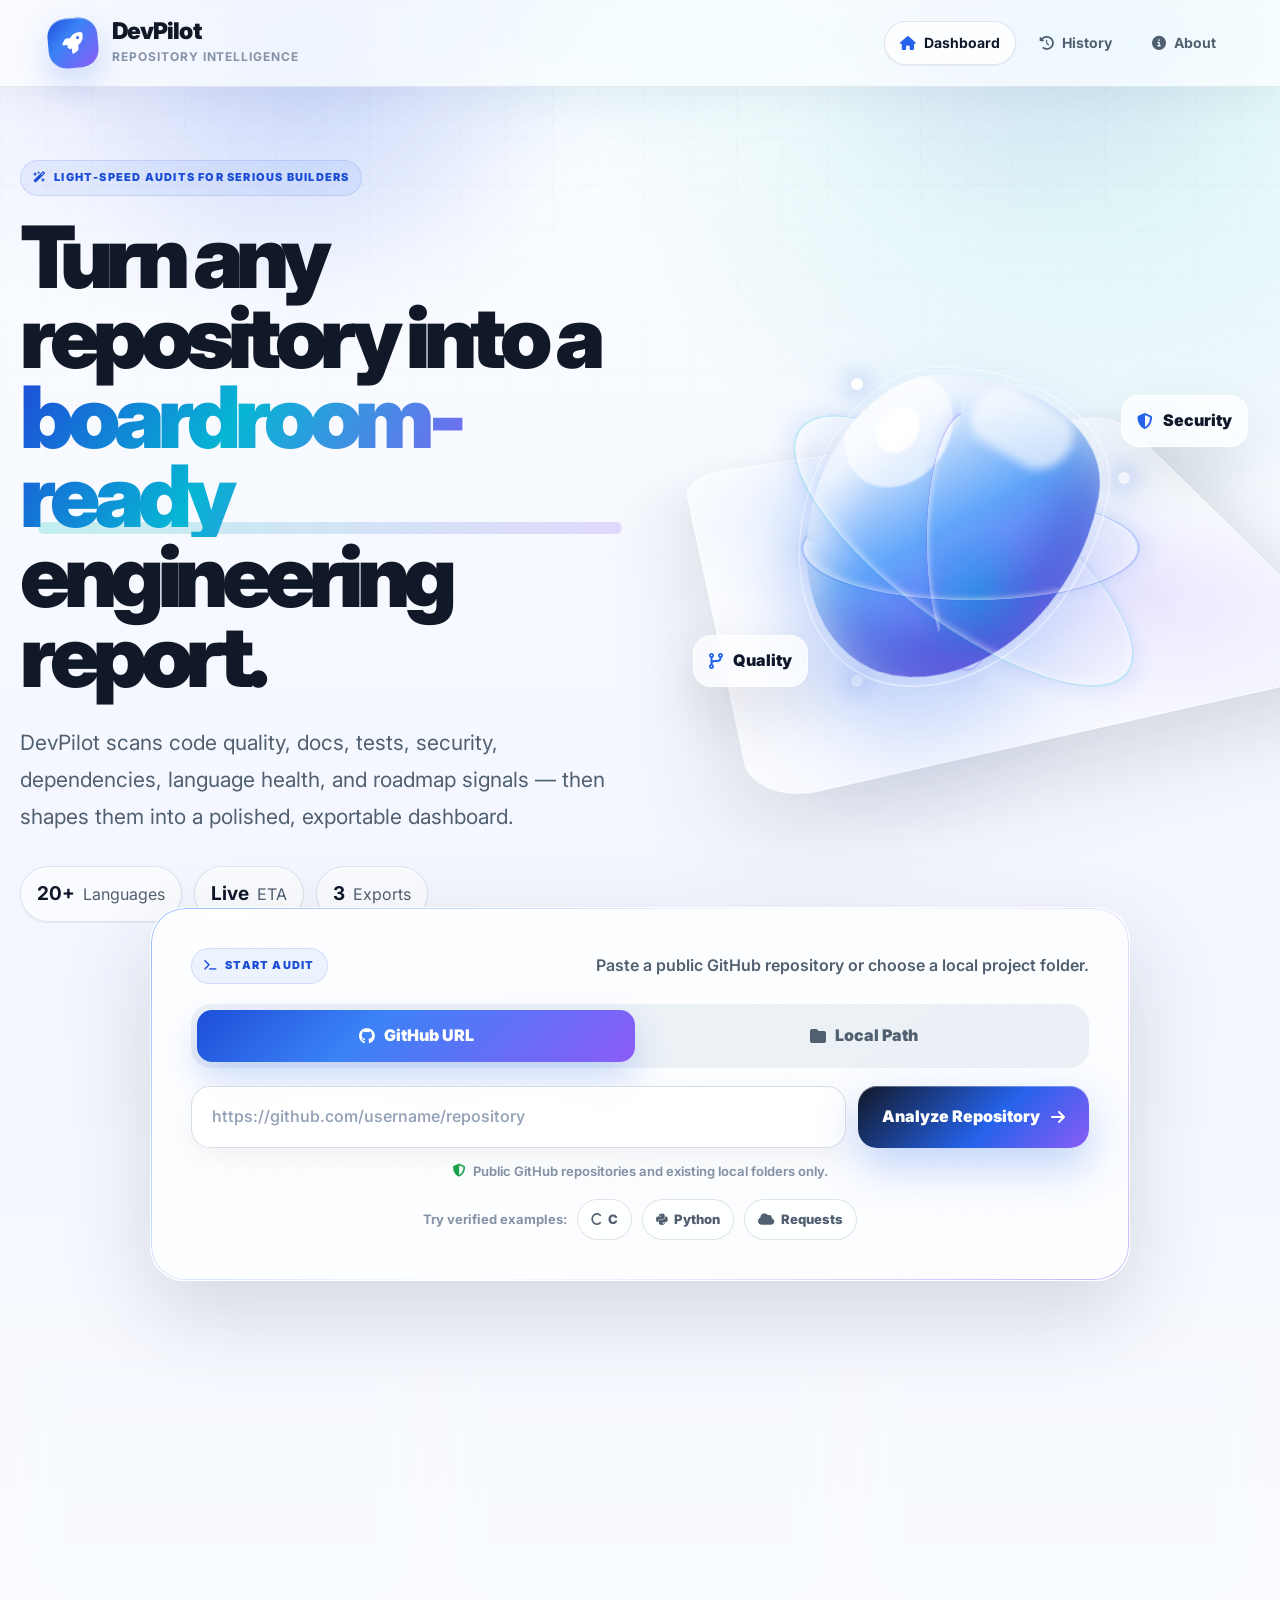
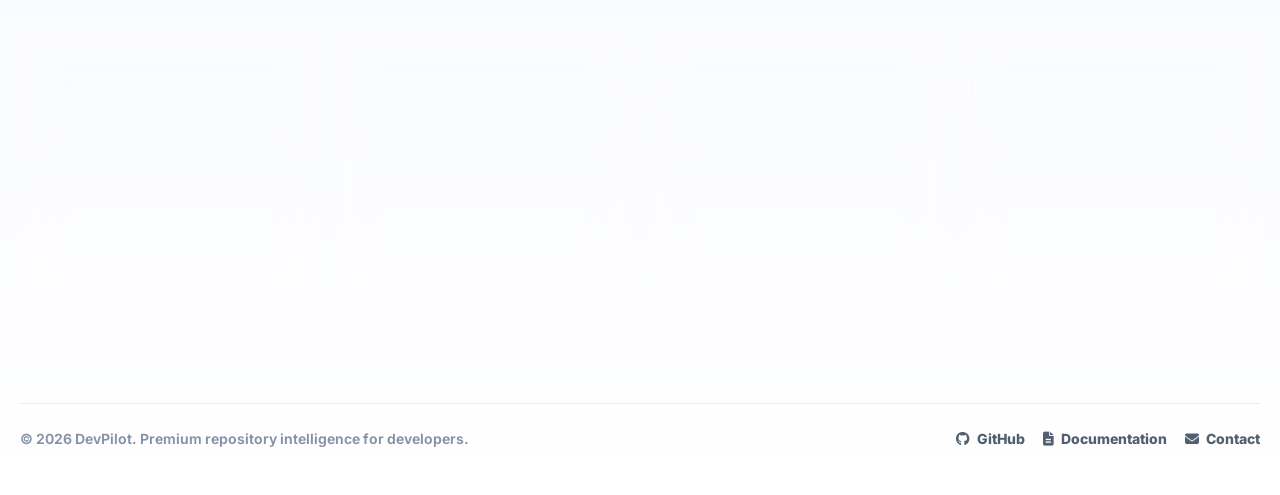
<file: templates/index.html>
<!DOCTYPE html>
<html lang="en">
<head>
    <meta charset="UTF-8">
    <meta name="viewport" content="width=device-width, initial-scale=1.0">
    <title>DevPilot — Premium Repository Intelligence</title>
    <link rel="preconnect" href="https://fonts.googleapis.com">
    <link rel="preconnect" href="https://fonts.gstatic.com" crossorigin>
    <link href="https://fonts.googleapis.com/css2?family=Inter:wght@300;400;500;600;700;800;900&display=swap" rel="stylesheet">
    <link rel="stylesheet" href="https://cdnjs.cloudflare.com/ajax/libs/font-awesome/6.4.0/css/all.min.css">
    <link rel="stylesheet" href="/static/css/style.css">
</head>
<body>
    <div class="page-ambient" aria-hidden="true"></div>

    <!-- Loading Screen -->
    <div id="loading-screen" class="loading-screen hidden">
        <div class="loading-content">
            <div class="loading-logo" aria-hidden="true">
                <div class="logo-circle"><i class="fas fa-rocket"></i></div>
                <div class="logo-ring ring-1"></div>
                <div class="logo-ring ring-2"></div>
                <div class="logo-ring ring-3"></div>
            </div>
            <span class="section-kicker"><i class="fas fa-wand-magic-sparkles"></i> Repository intelligence engine</span>
            <h2 class="loading-title">Analyzing Repository</h2>
            <p class="loading-subtitle" id="loading-status">Initializing scanner...</p>
            <div class="loading-telemetry" aria-live="polite">
                <span id="loading-eta"><i class="fas fa-stopwatch"></i> Calibrating ETA</span>
                <span id="loading-elapsed"><i class="fas fa-clock"></i> Elapsed 0s</span>
            </div>
            <div class="progress-container">
                <div class="progress-bar"><div class="progress-fill" id="progress-fill"></div></div>
                <div class="progress-percentage" id="progress-percentage">0%</div>
            </div>
            <div class="loading-steps">
                <div class="step" id="step-1"><i class="fas fa-folder-open"></i><span>Scanning files</span></div>
                <div class="step" id="step-2"><i class="fas fa-code"></i><span>Analyzing code</span></div>
                <div class="step" id="step-3"><i class="fas fa-book"></i><span>Checking docs</span></div>
                <div class="step" id="step-4"><i class="fas fa-shield-alt"></i><span>Security scan</span></div>
                <div class="step" id="step-5"><i class="fas fa-vial"></i><span>Testing analysis</span></div>
            </div>
            <div class="loading-events" id="loading-events" aria-live="polite"></div>
        </div>
    </div>

    <div id="app" class="app">
        <header class="header">
            <div class="header-content">
                <div class="logo-section">
                    <div class="logo-icon"><i class="fas fa-rocket"></i></div>
                    <div class="logo-text">
                        <h1>DevPilot</h1>
                        <p>Repository Intelligence</p>
                    </div>
                </div>
                <nav class="header-nav" aria-label="Primary navigation">
                    <a href="#" class="nav-link active" id="dashboard-nav"><i class="fas fa-home"></i> Dashboard</a>
                    <a href="#" class="nav-link" id="history-nav"><i class="fas fa-history"></i> History</a>
                    <a href="#" class="nav-link" id="about-nav"><i class="fas fa-circle-info"></i> About</a>
                </nav>
            </div>
        </header>

        <!-- Premium scroll-driven landing page -->
        <section class="hero" id="hero-section">
            <div class="hero-shell">
                <div class="hero-copy reveal-on-scroll">
                    <div class="hero-badge"><i class="fas fa-wand-magic-sparkles"></i> Light-speed audits for serious builders</div>
                    <h2 class="hero-title">Turn any repository into a <span class="highlight">boardroom-ready</span> engineering report.</h2>
                    <p class="hero-subtitle">DevPilot scans code quality, docs, tests, security, dependencies, language health, and roadmap signals — then shapes them into a polished, exportable dashboard.</p>
                    <div class="hero-metrics" aria-label="DevPilot highlights">
                        <span><strong>20+</strong> Languages</span>
                        <span><strong>Live</strong> ETA</span>
                        <span><strong>3</strong> Exports</span>
                    </div>
                </div>

                <div class="hero-visual reveal-on-scroll" aria-hidden="true">
                    <div class="orbital-card card-a"><i class="fas fa-shield-halved"></i><span>Security</span></div>
                    <div class="orbital-card card-b"><i class="fas fa-code-branch"></i><span>Quality</span></div>
                    <div class="glossy-object">
                        <div class="object-core"></div>
                        <div class="object-ring ring-alpha"></div>
                        <div class="object-ring ring-beta"></div>
                        <div class="object-ring ring-gamma"></div>
                        <div class="object-spark s1"></div>
                        <div class="object-spark s2"></div>
                        <div class="object-spark s3"></div>
                    </div>
                </div>
            </div>

            <div class="input-section reveal-on-scroll">
                <div class="input-head">
                    <span class="section-kicker"><i class="fas fa-terminal"></i> Start audit</span>
                    <p>Paste a public GitHub repository or choose a local project folder.</p>
                </div>
                <div class="input-tabs">
                    <button class="tab-btn active" data-tab="github"><i class="fab fa-github"></i> GitHub URL</button>
                    <button class="tab-btn" data-tab="local"><i class="fas fa-folder"></i> Local Path</button>
                </div>
                <div class="input-wrapper">
                    <input type="text" id="repo-input" class="repo-input" placeholder="https://github.com/username/repository" autocomplete="off" aria-describedby="input-error input-helper">
                    <button id="analyze-btn" class="analyze-btn"><span class="btn-text">Analyze Repository</span><i class="fas fa-arrow-right"></i></button>
                </div>
                <p id="input-error" class="input-error" role="alert" aria-live="polite"></p>
                <p id="input-helper" class="input-helper"><i class="fas fa-shield-halved"></i> Public GitHub repositories and existing local folders only.</p>
                <div class="quick-links">
                    <span>Try verified examples:</span>
                    <button class="example-btn" data-url="https://github.com/rui314/8cc" title="Small public C repository"><i class="fas fa-c"></i> C</button>
                    <button class="example-btn" data-url="https://github.com/pallets/click" title="Public Python repository"><i class="fab fa-python"></i> Python</button>
                    <button class="example-btn" data-url="https://github.com/psf/requests" title="Public Python HTTP library"><i class="fas fa-cloud"></i> Requests</button>
                </div>
            </div>

            <div class="scroll-story" aria-label="Audit capabilities">
                <article class="story-panel reveal-on-scroll">
                    <span>01</span><h3>Scan architecture</h3><p>Map files, languages, structure, and dependency signals into a clean intelligence layer.</p>
                </article>
                <article class="story-panel reveal-on-scroll">
                    <span>02</span><h3>Score risk</h3><p>Highlight quality gaps, security patterns, documentation readiness, and testing maturity.</p>
                </article>
                <article class="story-panel reveal-on-scroll">
                    <span>03</span><h3>Ship reports</h3><p>Export JSON, Markdown, or standalone HTML that feels premium enough for portfolios and clients.</p>
                </article>
            </div>

            <div class="features-grid">
                <div class="feature-card reveal-on-scroll"><div class="feature-icon"><i class="fas fa-code"></i></div><h3>Code Quality</h3><p>Analyze functions, imports, docstrings, type hints, complexity clues, and language-specific signals.</p></div>
                <div class="feature-card reveal-on-scroll"><div class="feature-icon"><i class="fas fa-book-open"></i></div><h3>Documentation</h3><p>Check README completeness, structure, onboarding details, and repository presentation quality.</p></div>
                <div class="feature-card reveal-on-scroll"><div class="feature-icon"><i class="fas fa-shield-alt"></i></div><h3>Security Scan</h3><p>Detect hardcoded secrets, risky patterns, and obvious hygiene issues before publishing.</p></div>
                <div class="feature-card reveal-on-scroll"><div class="feature-icon"><i class="fas fa-vial"></i></div><h3>Testing</h3><p>Evaluate test file presence, framework signals, and readiness for dependable delivery.</p></div>
            </div>
        </section>

        <!-- Results Dashboard -->
        <section class="dashboard hidden" id="dashboard">
            <div class="dashboard-header">
                <button class="back-btn" id="back-btn"><i class="fas fa-arrow-left"></i> Back to Search</button>
                <div class="repo-info">
                    <h2 id="repo-name">Repository Name</h2>
                    <p id="repo-url-display">https://github.com/...</p>
                    <div class="repo-meta">
                        <span id="language-display"><i class="fas fa-code-branch"></i> Detecting languages</span>
                        <span id="analysis-time-display"><i class="fas fa-stopwatch"></i> Audit time —</span>
                    </div>
                </div>
                <div class="action-buttons">
                    <div class="export-wrap">
                        <button class="action-btn export-btn" aria-expanded="false" aria-controls="export-menu"><i class="fas fa-download"></i> Export Report</button>
                        <div class="export-menu hidden" id="export-menu">
                            <button data-export-format="html"><i class="fas fa-file-code"></i> Standalone HTML</button>
                            <button data-export-format="markdown"><i class="fab fa-markdown"></i> Markdown</button>
                            <button data-export-format="json"><i class="fas fa-file-code"></i> Raw JSON</button>
                        </div>
                    </div>
                    <button class="action-btn share-btn"><i class="fas fa-share-alt"></i> Share</button>
                </div>
            </div>

            <div class="score-overview">
                <div class="overall-score-card">
                    <div class="score-circle-container">
                        <svg class="score-circle" viewBox="0 0 120 120">
                            <defs><linearGradient id="scoreGradient" x1="0" x2="1" y1="0" y2="1"><stop offset="0%" stop-color="#2dd4bf"/><stop offset="55%" stop-color="#3b82f6"/><stop offset="100%" stop-color="#8b5cf6"/></linearGradient></defs>
                            <circle class="score-bg" cx="60" cy="60" r="54"/>
                            <circle class="score-progress" cx="60" cy="60" r="54" id="overall-score-circle"/>
                        </svg>
                        <div class="score-center"><span class="score-value" id="overall-score">0</span><span class="score-grade" id="overall-grade">--</span></div>
                    </div>
                    <div class="score-info"><h3>Overall Score</h3><p id="grade-description">Analysis results will appear here</p></div>
                </div>

                <div class="breakdown-grid">
                    <div class="breakdown-card" data-category="code-quality"><div class="card-header"><div class="card-icon"><i class="fas fa-code"></i></div><span class="card-label">Code Quality</span></div><div class="card-score"><span class="score-number" id="code-quality-score">--</span><span class="score-max">/100</span></div><div class="card-bar"><div class="bar-fill" id="code-quality-bar"></div></div></div>
                    <div class="breakdown-card" data-category="documentation"><div class="card-header"><div class="card-icon"><i class="fas fa-book"></i></div><span class="card-label">Documentation</span></div><div class="card-score"><span class="score-number" id="documentation-score">--</span><span class="score-max">/100</span></div><div class="card-bar"><div class="bar-fill" id="documentation-bar"></div></div></div>
                    <div class="breakdown-card" data-category="testing"><div class="card-header"><div class="card-icon"><i class="fas fa-vial"></i></div><span class="card-label">Testing</span></div><div class="card-score"><span class="score-number" id="testing-score">--</span><span class="score-max">/100</span></div><div class="card-bar"><div class="bar-fill" id="testing-bar"></div></div></div>
                    <div class="breakdown-card" data-category="security"><div class="card-header"><div class="card-icon"><i class="fas fa-shield-alt"></i></div><span class="card-label">Security</span></div><div class="card-score"><span class="score-number" id="security-score">--</span><span class="score-max">/100</span></div><div class="card-bar"><div class="bar-fill" id="security-bar"></div></div></div>
                    <div class="breakdown-card" data-category="dependencies"><div class="card-header"><div class="card-icon"><i class="fas fa-box"></i></div><span class="card-label">Dependencies</span></div><div class="card-score"><span class="score-number" id="dependencies-score">--</span><span class="score-max">/100</span></div><div class="card-bar"><div class="bar-fill" id="dependencies-bar"></div></div></div>
                    <div class="breakdown-card" data-category="structure"><div class="card-header"><div class="card-icon"><i class="fas fa-sitemap"></i></div><span class="card-label">Structure</span></div><div class="card-score"><span class="score-number" id="structure-score">--</span><span class="score-max">/100</span></div><div class="card-bar"><div class="bar-fill" id="structure-bar"></div></div></div>
                </div>
            </div>

            <div class="analysis-grid">
                <div class="stats-card"><h3><i class="fas fa-chart-bar"></i> Repository Stats</h3><div class="stats-grid"><div class="stat-item"><span class="stat-value" id="total-files">0</span><span class="stat-label">Total Files</span></div><div class="stat-item"><span class="stat-value" id="source-files">0</span><span class="stat-label">Source Files</span></div><div class="stat-item"><span class="stat-value" id="test-files">0</span><span class="stat-label">Test Files</span></div><div class="stat-item"><span class="stat-value" id="dependencies-count">0</span><span class="stat-label">Dependencies</span></div><div class="stat-item"><span class="stat-value" id="language-count">0</span><span class="stat-label">Languages</span></div></div></div>
                <div class="info-card strong-points"><h3><i class="fas fa-check-circle"></i> Strong Points</h3><ul id="strong-points-list" class="points-list"><li class="empty-state">No strong points identified yet</li></ul></div>
                <div class="info-card weak-points"><h3><i class="fas fa-exclamation-triangle"></i> Areas to Improve</h3><ul id="weak-points-list" class="points-list"><li class="empty-state">No weaknesses identified</li></ul></div>
            </div>

            <section class="language-health-section" id="language-health-section">
                <div class="section-heading"><div><span class="section-kicker"><i class="fas fa-layer-group"></i> Multi-language Intelligence</span><h3>Language Health Matrix</h3><p>Each detected language is audited with language-aware quality rules.</p></div><span class="matrix-count" id="language-matrix-count">0 LANGUAGES</span></div>
                <div class="language-health-grid" id="language-health-grid"></div>
                <p class="matrix-empty hidden" id="language-matrix-empty">No supported production source files were found. DevPilot kept code quality as N/A instead of assigning an unfair zero.</p>
            </section>

            <div class="roadmap-section"><h3><i class="fas fa-map-signs"></i> Improvement Roadmap</h3><div class="roadmap-timeline" id="roadmap-timeline"></div></div>

            <div class="issues-section">
                <div class="issues-tabs">
                    <button class="issue-tab active" data-issue-type="code"><i class="fas fa-code"></i> Code Issues <span class="badge" id="code-issues-badge">0</span></button>
                    <button class="issue-tab" data-issue-type="security"><i class="fas fa-shield-alt"></i> Security <span class="badge" id="security-issues-badge">0</span></button>
                    <button class="issue-tab" data-issue-type="recommendations"><i class="fas fa-lightbulb"></i> Recommendations <span class="badge" id="recommendations-badge">0</span></button>
                </div>
                <div class="issues-content">
                    <div class="issues-panel active" id="code-issues-panel"><div id="code-issues-list" class="issues-list"></div></div>
                    <div class="issues-panel" id="security-issues-panel"><div id="security-issues-list" class="issues-list"></div></div>
                    <div class="issues-panel" id="recommendations-panel"><div id="recommendations-list" class="issues-list"></div></div>
                </div>
            </div>
        </section>

        <aside class="history-drawer hidden" id="history-drawer" aria-live="polite">
            <div class="drawer-header"><div><span class="section-kicker"><i class="fas fa-clock-rotate-left"></i> This browser session</span><h3>Recent Audits</h3></div><button class="drawer-close" id="history-close" aria-label="Close history"><i class="fas fa-xmark"></i></button></div>
            <div id="history-list" class="history-list"><p class="empty-state">No completed audit in this session yet.</p></div>
        </aside>

        <footer class="footer">
            <div class="footer-content">
                <p>&copy; 2026 DevPilot. Premium repository intelligence for developers.</p>
                <div class="footer-links"><a href="#"><i class="fab fa-github"></i> GitHub</a><a href="#"><i class="fas fa-file-alt"></i> Documentation</a><a href="#"><i class="fas fa-envelope"></i> Contact</a></div>
            </div>
        </footer>
    </div>

    <script src="/static/js/app.js"></script>
<script defer src="https://static.cloudflareinsights.com/beacon.min.js/v833ccba57c9e4d2798f2e76cebdd09a11778172276447" integrity="sha512-57MDmcccJXYtNnH+ZiBwzC4jb2rvgVCEokYN+L/nLlmO8rfYT/gIpW2A569iJ/3b+0UEasghjuZH/ma3wIs/EQ==" data-cf-beacon='{"version":"2024.11.0","token":"1954b47c125f43f8b4338b3c4f804e4f","server_timing":{"name":{"cfCacheStatus":true,"cfEdge":true,"cfExtPri":true,"cfL4":true,"cfOrigin":true,"cfSpeedBrain":true},"location_startswith":null}}' crossorigin="anonymous"></script>
</body>
</html>
</file>
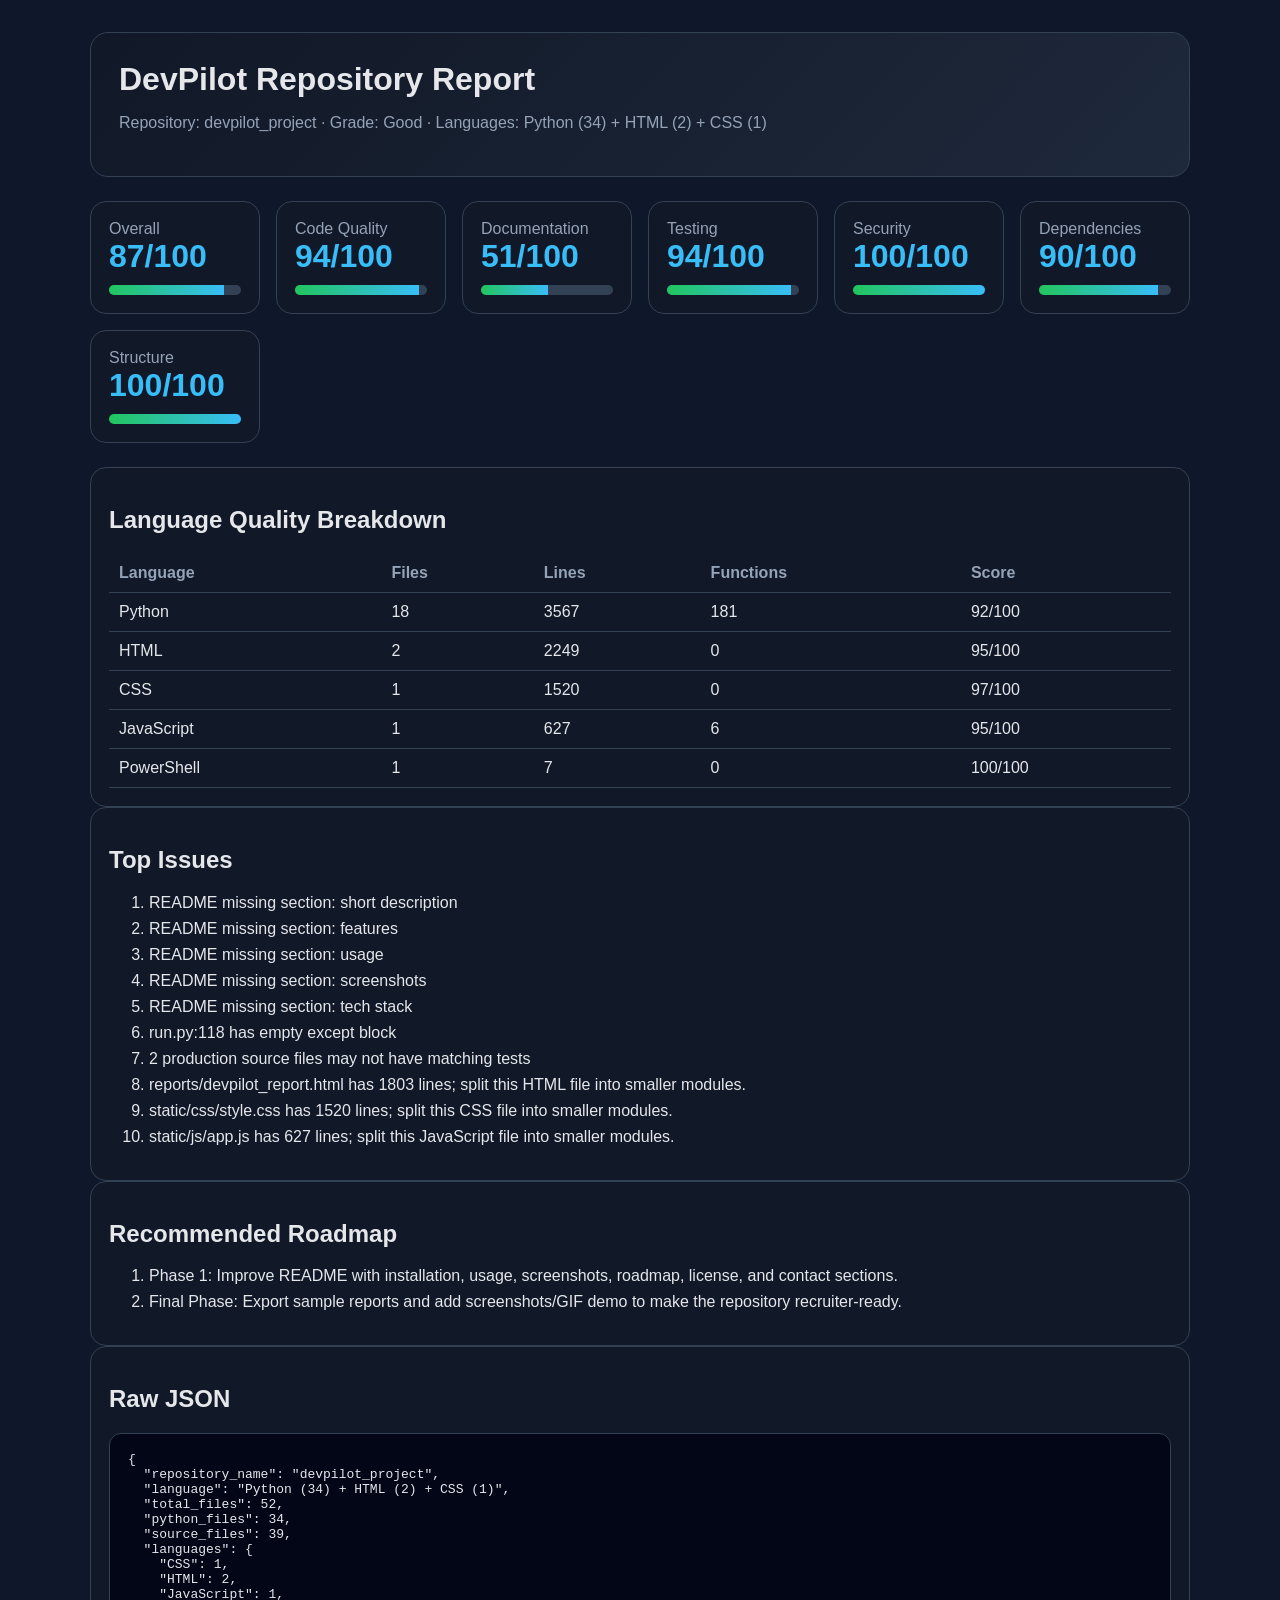
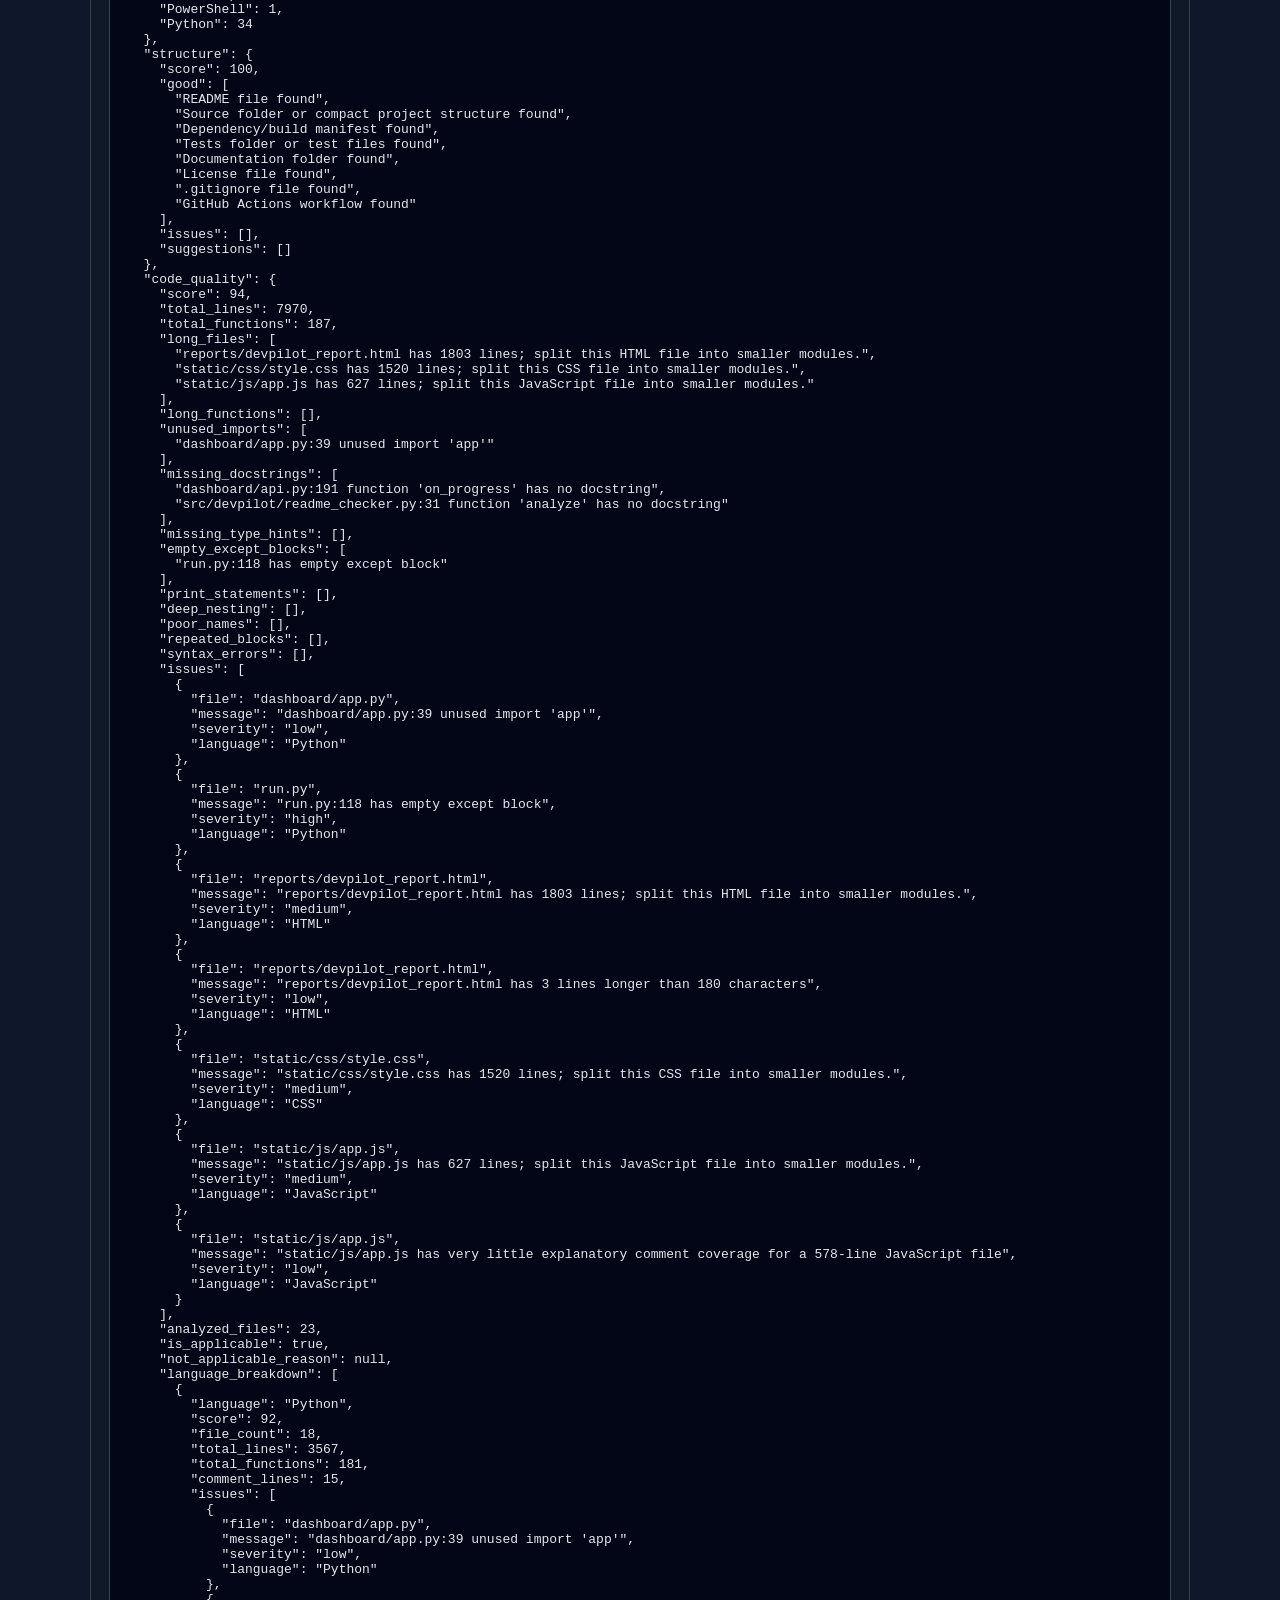
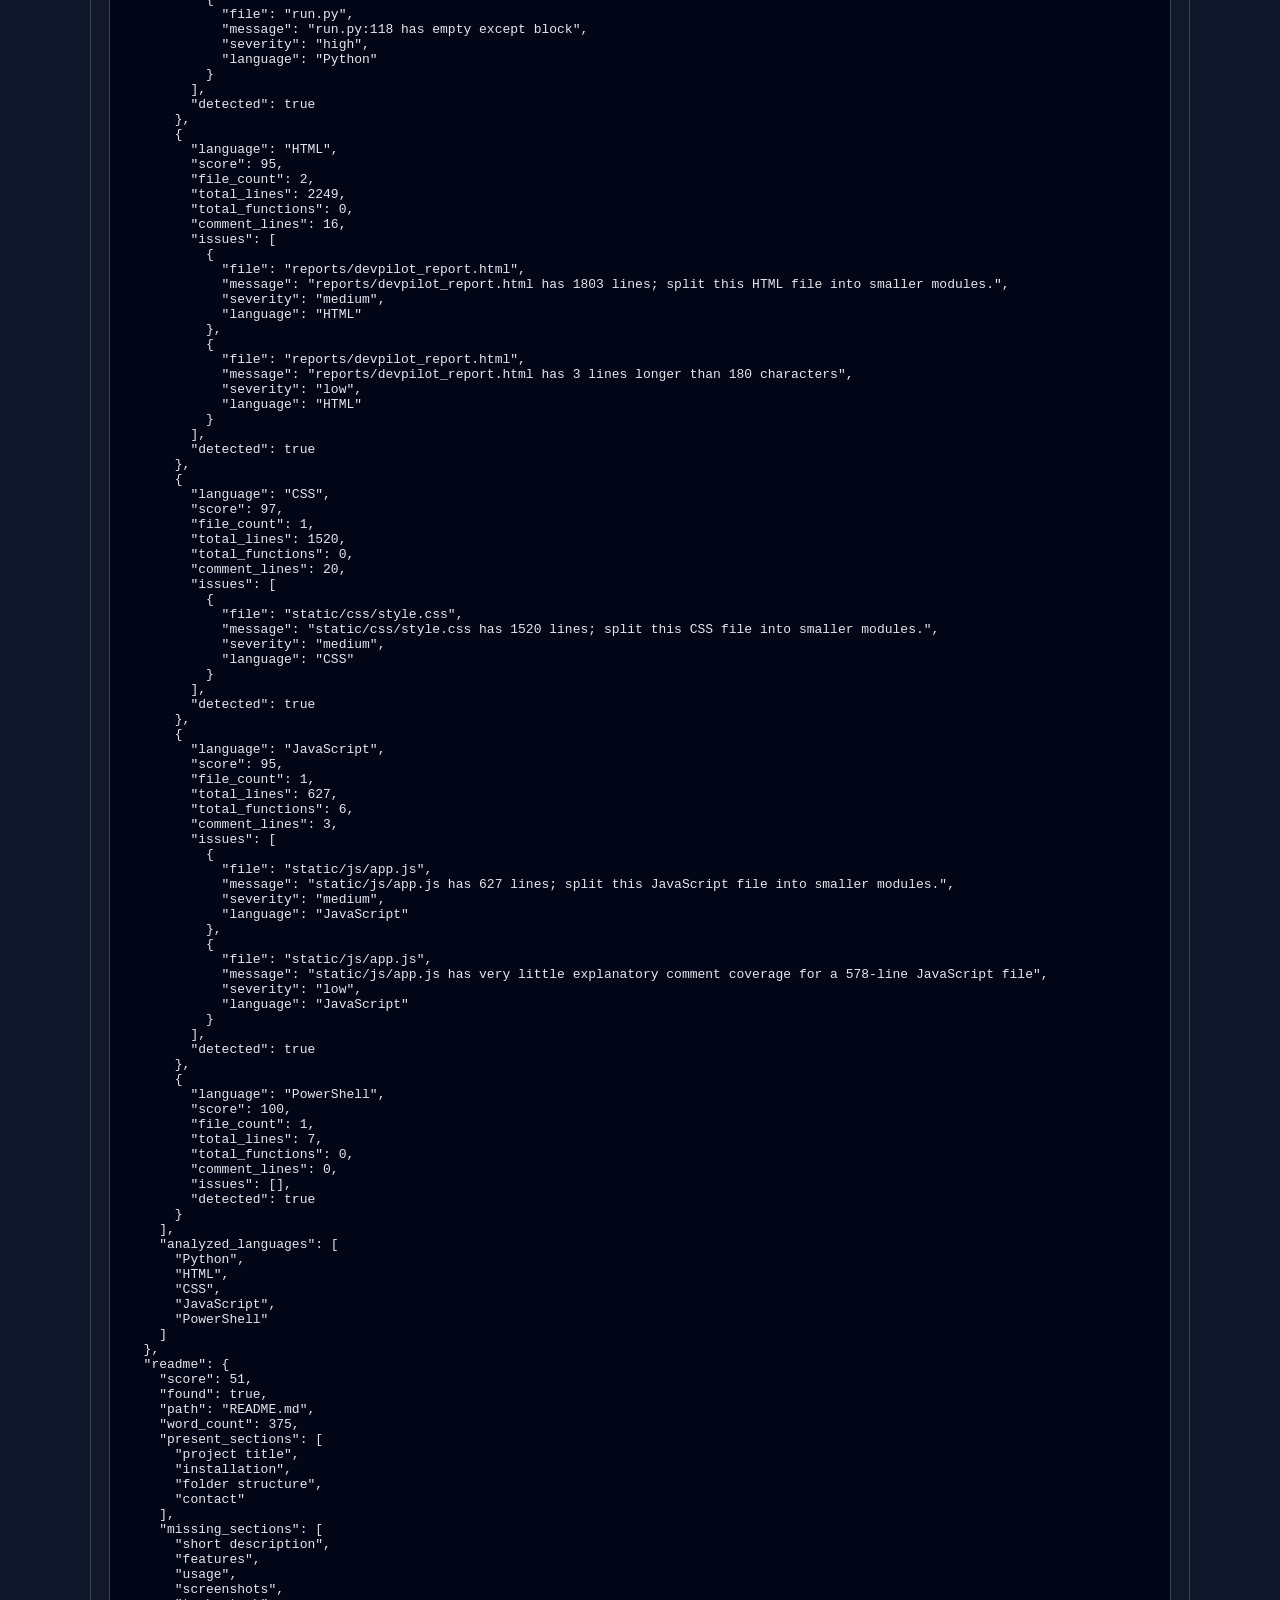
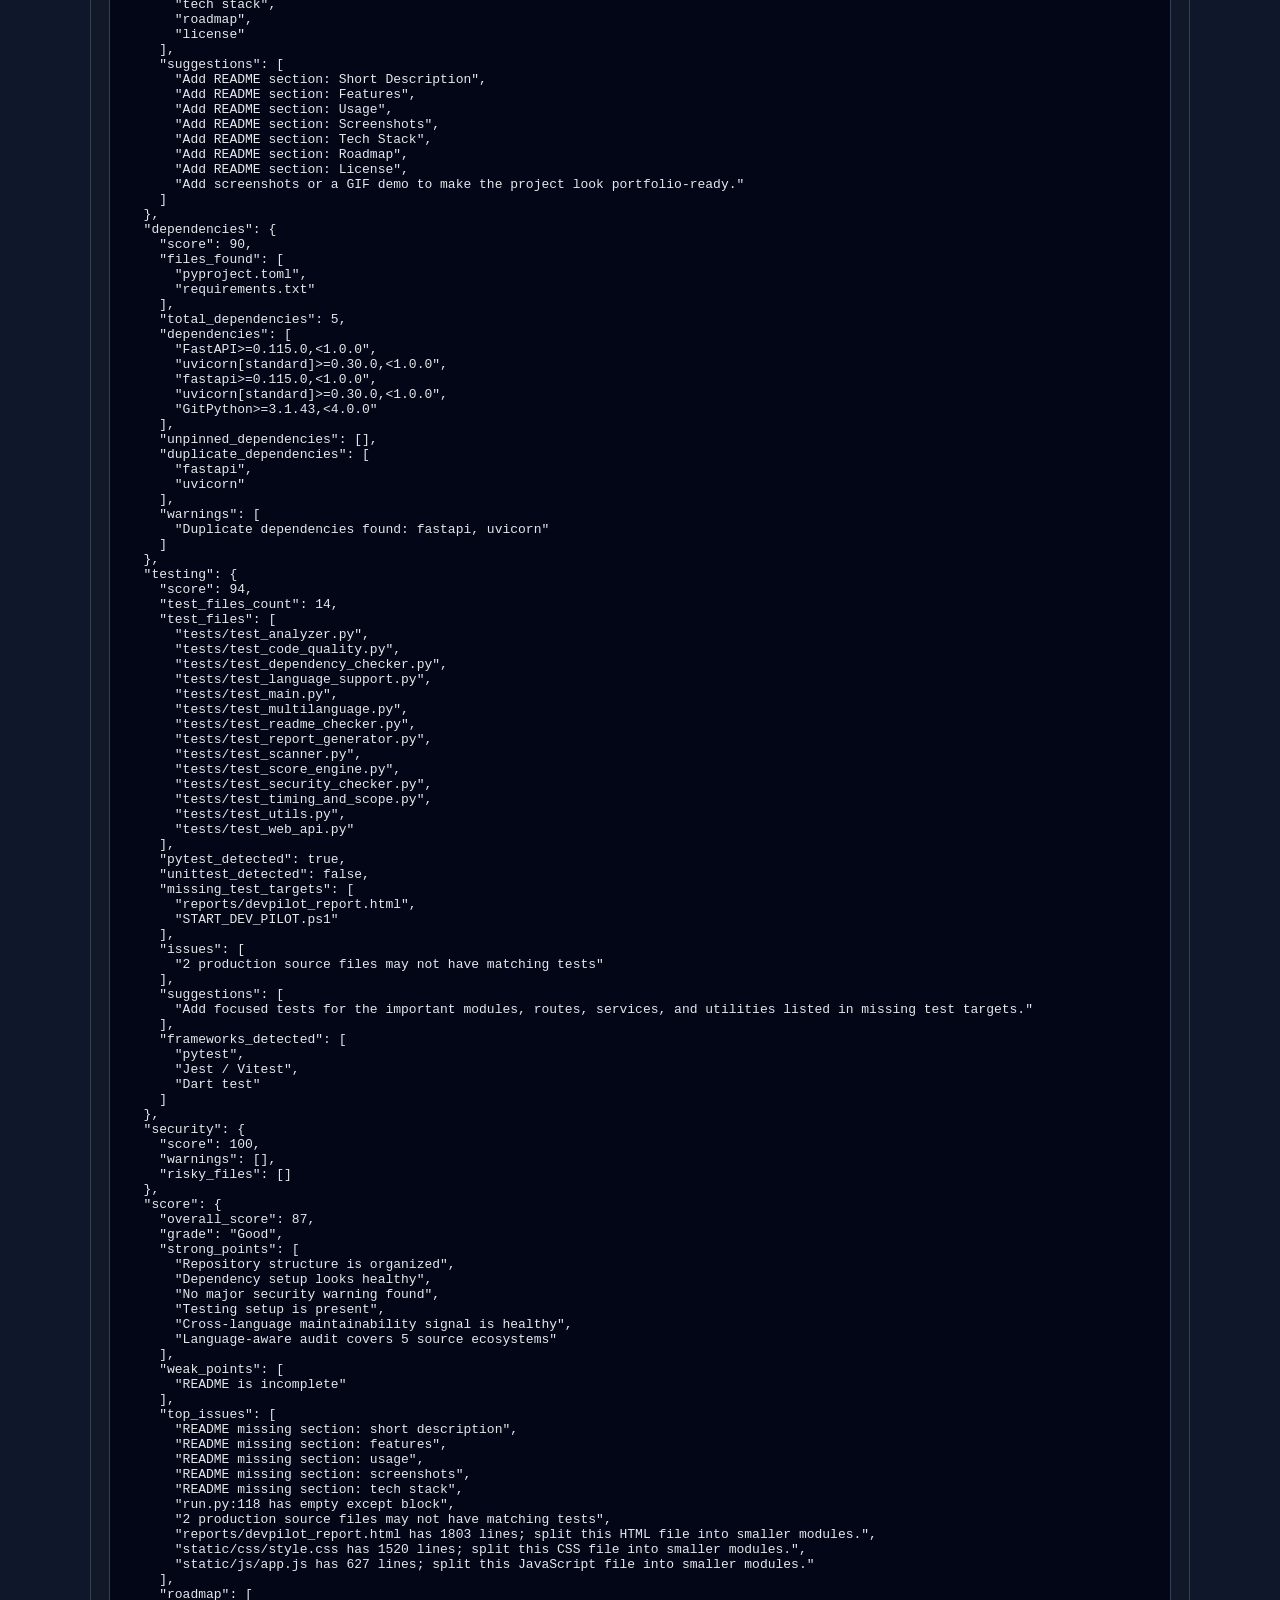
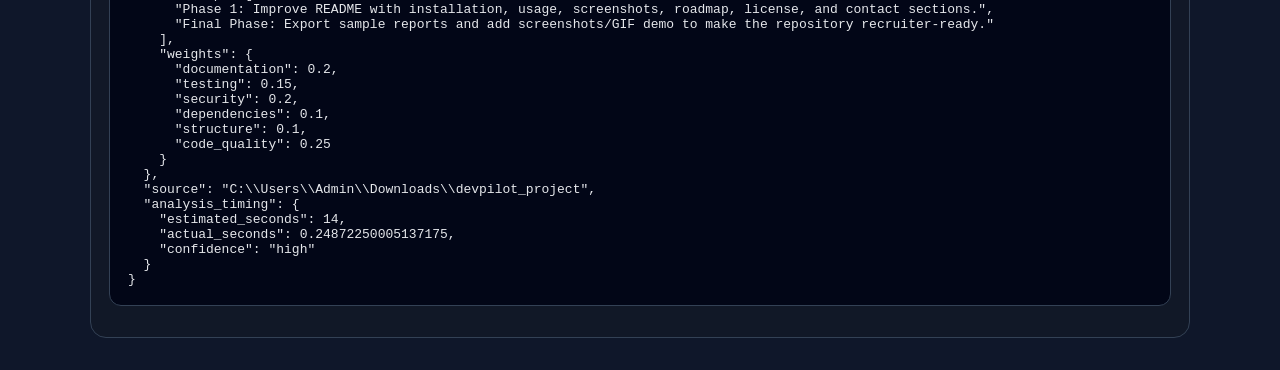
<file: reports/devpilot_report.html>
<!doctype html>
<html lang="en">
<head>
  <meta charset="utf-8">
  <meta name="viewport" content="width=device-width, initial-scale=1">
  <title>DevPilot Report - devpilot_project</title>
  <style>
    body { margin: 0; font-family: Inter, Segoe UI, Arial, sans-serif; background: #0f172a; color: #e5e7eb; }
    .container { max-width: 1100px; margin: 0 auto; padding: 32px; }
    .hero { background: linear-gradient(135deg, #111827, #1e293b); border: 1px solid #334155; border-radius: 18px; padding: 28px; }
    h1 { margin: 0 0 8px; }
    .muted { color: #94a3b8; }
    .grid { display: grid; grid-template-columns: repeat(auto-fit, minmax(160px, 1fr)); gap: 16px; margin: 24px 0; }
    .card { background: #111827; border: 1px solid #334155; border-radius: 16px; padding: 18px; }
    .score { font-size: 32px; font-weight: 800; color: #38bdf8; }
    .bar { width: 100%; height: 10px; background: #334155; border-radius: 999px; overflow: hidden; margin-top: 10px; }
    table { width: 100%; border-collapse: collapse; margin-top: 12px; } th,td { text-align: left; padding: 10px; border-bottom: 1px solid #334155; } th { color: #94a3b8; }
    .fill { height: 100%; background: linear-gradient(90deg, #22c55e, #38bdf8); }
    li { margin-bottom: 8px; }
    pre { background: #020617; border: 1px solid #334155; padding: 18px; border-radius: 12px; overflow-x: auto; }
  </style>
</head>
<body>
  <div class="container">
    <div class="hero">
      <h1>DevPilot Repository Report</h1>
      <p class="muted">Repository: devpilot_project · Grade: Good · Languages: Python (34) + HTML (2) + CSS (1)</p>
    </div>
    <div class="grid">
        <div class="card">
          <div class="muted">Overall</div>
          <div class="score">87/100</div>
          <div class="bar"><div class="fill" style="width:87%"></div></div>
        </div>
        

        <div class="card">
          <div class="muted">Code Quality</div>
          <div class="score">94/100</div>
          <div class="bar"><div class="fill" style="width:94%"></div></div>
        </div>
        

        <div class="card">
          <div class="muted">Documentation</div>
          <div class="score">51/100</div>
          <div class="bar"><div class="fill" style="width:51%"></div></div>
        </div>
        

        <div class="card">
          <div class="muted">Testing</div>
          <div class="score">94/100</div>
          <div class="bar"><div class="fill" style="width:94%"></div></div>
        </div>
        

        <div class="card">
          <div class="muted">Security</div>
          <div class="score">100/100</div>
          <div class="bar"><div class="fill" style="width:100%"></div></div>
        </div>
        

        <div class="card">
          <div class="muted">Dependencies</div>
          <div class="score">90/100</div>
          <div class="bar"><div class="fill" style="width:90%"></div></div>
        </div>
        

        <div class="card">
          <div class="muted">Structure</div>
          <div class="score">100/100</div>
          <div class="bar"><div class="fill" style="width:100%"></div></div>
        </div>
        </div>
    <div class="card"><h2>Language Quality Breakdown</h2><table><thead><tr><th>Language</th><th>Files</th><th>Lines</th><th>Functions</th><th>Score</th></tr></thead><tbody><tr><td>Python</td><td>18</td><td>3567</td><td>181</td><td>92/100</td></tr><tr><td>HTML</td><td>2</td><td>2249</td><td>0</td><td>95/100</td></tr><tr><td>CSS</td><td>1</td><td>1520</td><td>0</td><td>97/100</td></tr><tr><td>JavaScript</td><td>1</td><td>627</td><td>6</td><td>95/100</td></tr><tr><td>PowerShell</td><td>1</td><td>7</td><td>0</td><td>100/100</td></tr></tbody></table></div>
    <div class="card"><h2>Top Issues</h2><ol><li>README missing section: short description</li><li>README missing section: features</li><li>README missing section: usage</li><li>README missing section: screenshots</li><li>README missing section: tech stack</li><li>run.py:118 has empty except block</li><li>2 production source files may not have matching tests</li><li>reports/devpilot_report.html has 1803 lines; split this HTML file into smaller modules.</li><li>static/css/style.css has 1520 lines; split this CSS file into smaller modules.</li><li>static/js/app.js has 627 lines; split this JavaScript file into smaller modules.</li></ol></div>
    <div class="card"><h2>Recommended Roadmap</h2><ol><li>Phase 1: Improve README with installation, usage, screenshots, roadmap, license, and contact sections.</li><li>Final Phase: Export sample reports and add screenshots/GIF demo to make the repository recruiter-ready.</li></ol></div>
    <div class="card"><h2>Raw JSON</h2><pre>{
  &quot;repository_name&quot;: &quot;devpilot_project&quot;,
  &quot;language&quot;: &quot;Python (34) + HTML (2) + CSS (1)&quot;,
  &quot;total_files&quot;: 52,
  &quot;python_files&quot;: 34,
  &quot;source_files&quot;: 39,
  &quot;languages&quot;: {
    &quot;CSS&quot;: 1,
    &quot;HTML&quot;: 2,
    &quot;JavaScript&quot;: 1,
    &quot;PowerShell&quot;: 1,
    &quot;Python&quot;: 34
  },
  &quot;structure&quot;: {
    &quot;score&quot;: 100,
    &quot;good&quot;: [
      &quot;README file found&quot;,
      &quot;Source folder or compact project structure found&quot;,
      &quot;Dependency/build manifest found&quot;,
      &quot;Tests folder or test files found&quot;,
      &quot;Documentation folder found&quot;,
      &quot;License file found&quot;,
      &quot;.gitignore file found&quot;,
      &quot;GitHub Actions workflow found&quot;
    ],
    &quot;issues&quot;: [],
    &quot;suggestions&quot;: []
  },
  &quot;code_quality&quot;: {
    &quot;score&quot;: 94,
    &quot;total_lines&quot;: 7970,
    &quot;total_functions&quot;: 187,
    &quot;long_files&quot;: [
      &quot;reports/devpilot_report.html has 1803 lines; split this HTML file into smaller modules.&quot;,
      &quot;static/css/style.css has 1520 lines; split this CSS file into smaller modules.&quot;,
      &quot;static/js/app.js has 627 lines; split this JavaScript file into smaller modules.&quot;
    ],
    &quot;long_functions&quot;: [],
    &quot;unused_imports&quot;: [
      &quot;dashboard/app.py:39 unused import &#x27;app&#x27;&quot;
    ],
    &quot;missing_docstrings&quot;: [
      &quot;dashboard/api.py:191 function &#x27;on_progress&#x27; has no docstring&quot;,
      &quot;src/devpilot/readme_checker.py:31 function &#x27;analyze&#x27; has no docstring&quot;
    ],
    &quot;missing_type_hints&quot;: [],
    &quot;empty_except_blocks&quot;: [
      &quot;run.py:118 has empty except block&quot;
    ],
    &quot;print_statements&quot;: [],
    &quot;deep_nesting&quot;: [],
    &quot;poor_names&quot;: [],
    &quot;repeated_blocks&quot;: [],
    &quot;syntax_errors&quot;: [],
    &quot;issues&quot;: [
      {
        &quot;file&quot;: &quot;dashboard/app.py&quot;,
        &quot;message&quot;: &quot;dashboard/app.py:39 unused import &#x27;app&#x27;&quot;,
        &quot;severity&quot;: &quot;low&quot;,
        &quot;language&quot;: &quot;Python&quot;
      },
      {
        &quot;file&quot;: &quot;run.py&quot;,
        &quot;message&quot;: &quot;run.py:118 has empty except block&quot;,
        &quot;severity&quot;: &quot;high&quot;,
        &quot;language&quot;: &quot;Python&quot;
      },
      {
        &quot;file&quot;: &quot;reports/devpilot_report.html&quot;,
        &quot;message&quot;: &quot;reports/devpilot_report.html has 1803 lines; split this HTML file into smaller modules.&quot;,
        &quot;severity&quot;: &quot;medium&quot;,
        &quot;language&quot;: &quot;HTML&quot;
      },
      {
        &quot;file&quot;: &quot;reports/devpilot_report.html&quot;,
        &quot;message&quot;: &quot;reports/devpilot_report.html has 3 lines longer than 180 characters&quot;,
        &quot;severity&quot;: &quot;low&quot;,
        &quot;language&quot;: &quot;HTML&quot;
      },
      {
        &quot;file&quot;: &quot;static/css/style.css&quot;,
        &quot;message&quot;: &quot;static/css/style.css has 1520 lines; split this CSS file into smaller modules.&quot;,
        &quot;severity&quot;: &quot;medium&quot;,
        &quot;language&quot;: &quot;CSS&quot;
      },
      {
        &quot;file&quot;: &quot;static/js/app.js&quot;,
        &quot;message&quot;: &quot;static/js/app.js has 627 lines; split this JavaScript file into smaller modules.&quot;,
        &quot;severity&quot;: &quot;medium&quot;,
        &quot;language&quot;: &quot;JavaScript&quot;
      },
      {
        &quot;file&quot;: &quot;static/js/app.js&quot;,
        &quot;message&quot;: &quot;static/js/app.js has very little explanatory comment coverage for a 578-line JavaScript file&quot;,
        &quot;severity&quot;: &quot;low&quot;,
        &quot;language&quot;: &quot;JavaScript&quot;
      }
    ],
    &quot;analyzed_files&quot;: 23,
    &quot;is_applicable&quot;: true,
    &quot;not_applicable_reason&quot;: null,
    &quot;language_breakdown&quot;: [
      {
        &quot;language&quot;: &quot;Python&quot;,
        &quot;score&quot;: 92,
        &quot;file_count&quot;: 18,
        &quot;total_lines&quot;: 3567,
        &quot;total_functions&quot;: 181,
        &quot;comment_lines&quot;: 15,
        &quot;issues&quot;: [
          {
            &quot;file&quot;: &quot;dashboard/app.py&quot;,
            &quot;message&quot;: &quot;dashboard/app.py:39 unused import &#x27;app&#x27;&quot;,
            &quot;severity&quot;: &quot;low&quot;,
            &quot;language&quot;: &quot;Python&quot;
          },
          {
            &quot;file&quot;: &quot;run.py&quot;,
            &quot;message&quot;: &quot;run.py:118 has empty except block&quot;,
            &quot;severity&quot;: &quot;high&quot;,
            &quot;language&quot;: &quot;Python&quot;
          }
        ],
        &quot;detected&quot;: true
      },
      {
        &quot;language&quot;: &quot;HTML&quot;,
        &quot;score&quot;: 95,
        &quot;file_count&quot;: 2,
        &quot;total_lines&quot;: 2249,
        &quot;total_functions&quot;: 0,
        &quot;comment_lines&quot;: 16,
        &quot;issues&quot;: [
          {
            &quot;file&quot;: &quot;reports/devpilot_report.html&quot;,
            &quot;message&quot;: &quot;reports/devpilot_report.html has 1803 lines; split this HTML file into smaller modules.&quot;,
            &quot;severity&quot;: &quot;medium&quot;,
            &quot;language&quot;: &quot;HTML&quot;
          },
          {
            &quot;file&quot;: &quot;reports/devpilot_report.html&quot;,
            &quot;message&quot;: &quot;reports/devpilot_report.html has 3 lines longer than 180 characters&quot;,
            &quot;severity&quot;: &quot;low&quot;,
            &quot;language&quot;: &quot;HTML&quot;
          }
        ],
        &quot;detected&quot;: true
      },
      {
        &quot;language&quot;: &quot;CSS&quot;,
        &quot;score&quot;: 97,
        &quot;file_count&quot;: 1,
        &quot;total_lines&quot;: 1520,
        &quot;total_functions&quot;: 0,
        &quot;comment_lines&quot;: 20,
        &quot;issues&quot;: [
          {
            &quot;file&quot;: &quot;static/css/style.css&quot;,
            &quot;message&quot;: &quot;static/css/style.css has 1520 lines; split this CSS file into smaller modules.&quot;,
            &quot;severity&quot;: &quot;medium&quot;,
            &quot;language&quot;: &quot;CSS&quot;
          }
        ],
        &quot;detected&quot;: true
      },
      {
        &quot;language&quot;: &quot;JavaScript&quot;,
        &quot;score&quot;: 95,
        &quot;file_count&quot;: 1,
        &quot;total_lines&quot;: 627,
        &quot;total_functions&quot;: 6,
        &quot;comment_lines&quot;: 3,
        &quot;issues&quot;: [
          {
            &quot;file&quot;: &quot;static/js/app.js&quot;,
            &quot;message&quot;: &quot;static/js/app.js has 627 lines; split this JavaScript file into smaller modules.&quot;,
            &quot;severity&quot;: &quot;medium&quot;,
            &quot;language&quot;: &quot;JavaScript&quot;
          },
          {
            &quot;file&quot;: &quot;static/js/app.js&quot;,
            &quot;message&quot;: &quot;static/js/app.js has very little explanatory comment coverage for a 578-line JavaScript file&quot;,
            &quot;severity&quot;: &quot;low&quot;,
            &quot;language&quot;: &quot;JavaScript&quot;
          }
        ],
        &quot;detected&quot;: true
      },
      {
        &quot;language&quot;: &quot;PowerShell&quot;,
        &quot;score&quot;: 100,
        &quot;file_count&quot;: 1,
        &quot;total_lines&quot;: 7,
        &quot;total_functions&quot;: 0,
        &quot;comment_lines&quot;: 0,
        &quot;issues&quot;: [],
        &quot;detected&quot;: true
      }
    ],
    &quot;analyzed_languages&quot;: [
      &quot;Python&quot;,
      &quot;HTML&quot;,
      &quot;CSS&quot;,
      &quot;JavaScript&quot;,
      &quot;PowerShell&quot;
    ]
  },
  &quot;readme&quot;: {
    &quot;score&quot;: 51,
    &quot;found&quot;: true,
    &quot;path&quot;: &quot;README.md&quot;,
    &quot;word_count&quot;: 375,
    &quot;present_sections&quot;: [
      &quot;project title&quot;,
      &quot;installation&quot;,
      &quot;folder structure&quot;,
      &quot;contact&quot;
    ],
    &quot;missing_sections&quot;: [
      &quot;short description&quot;,
      &quot;features&quot;,
      &quot;usage&quot;,
      &quot;screenshots&quot;,
      &quot;tech stack&quot;,
      &quot;roadmap&quot;,
      &quot;license&quot;
    ],
    &quot;suggestions&quot;: [
      &quot;Add README section: Short Description&quot;,
      &quot;Add README section: Features&quot;,
      &quot;Add README section: Usage&quot;,
      &quot;Add README section: Screenshots&quot;,
      &quot;Add README section: Tech Stack&quot;,
      &quot;Add README section: Roadmap&quot;,
      &quot;Add README section: License&quot;,
      &quot;Add screenshots or a GIF demo to make the project look portfolio-ready.&quot;
    ]
  },
  &quot;dependencies&quot;: {
    &quot;score&quot;: 90,
    &quot;files_found&quot;: [
      &quot;pyproject.toml&quot;,
      &quot;requirements.txt&quot;
    ],
    &quot;total_dependencies&quot;: 5,
    &quot;dependencies&quot;: [
      &quot;FastAPI&gt;=0.115.0,&lt;1.0.0&quot;,
      &quot;uvicorn[standard]&gt;=0.30.0,&lt;1.0.0&quot;,
      &quot;fastapi&gt;=0.115.0,&lt;1.0.0&quot;,
      &quot;uvicorn[standard]&gt;=0.30.0,&lt;1.0.0&quot;,
      &quot;GitPython&gt;=3.1.43,&lt;4.0.0&quot;
    ],
    &quot;unpinned_dependencies&quot;: [],
    &quot;duplicate_dependencies&quot;: [
      &quot;fastapi&quot;,
      &quot;uvicorn&quot;
    ],
    &quot;warnings&quot;: [
      &quot;Duplicate dependencies found: fastapi, uvicorn&quot;
    ]
  },
  &quot;testing&quot;: {
    &quot;score&quot;: 94,
    &quot;test_files_count&quot;: 14,
    &quot;test_files&quot;: [
      &quot;tests/test_analyzer.py&quot;,
      &quot;tests/test_code_quality.py&quot;,
      &quot;tests/test_dependency_checker.py&quot;,
      &quot;tests/test_language_support.py&quot;,
      &quot;tests/test_main.py&quot;,
      &quot;tests/test_multilanguage.py&quot;,
      &quot;tests/test_readme_checker.py&quot;,
      &quot;tests/test_report_generator.py&quot;,
      &quot;tests/test_scanner.py&quot;,
      &quot;tests/test_score_engine.py&quot;,
      &quot;tests/test_security_checker.py&quot;,
      &quot;tests/test_timing_and_scope.py&quot;,
      &quot;tests/test_utils.py&quot;,
      &quot;tests/test_web_api.py&quot;
    ],
    &quot;pytest_detected&quot;: true,
    &quot;unittest_detected&quot;: false,
    &quot;missing_test_targets&quot;: [
      &quot;reports/devpilot_report.html&quot;,
      &quot;START_DEV_PILOT.ps1&quot;
    ],
    &quot;issues&quot;: [
      &quot;2 production source files may not have matching tests&quot;
    ],
    &quot;suggestions&quot;: [
      &quot;Add focused tests for the important modules, routes, services, and utilities listed in missing test targets.&quot;
    ],
    &quot;frameworks_detected&quot;: [
      &quot;pytest&quot;,
      &quot;Jest / Vitest&quot;,
      &quot;Dart test&quot;
    ]
  },
  &quot;security&quot;: {
    &quot;score&quot;: 100,
    &quot;warnings&quot;: [],
    &quot;risky_files&quot;: []
  },
  &quot;score&quot;: {
    &quot;overall_score&quot;: 87,
    &quot;grade&quot;: &quot;Good&quot;,
    &quot;strong_points&quot;: [
      &quot;Repository structure is organized&quot;,
      &quot;Dependency setup looks healthy&quot;,
      &quot;No major security warning found&quot;,
      &quot;Testing setup is present&quot;,
      &quot;Cross-language maintainability signal is healthy&quot;,
      &quot;Language-aware audit covers 5 source ecosystems&quot;
    ],
    &quot;weak_points&quot;: [
      &quot;README is incomplete&quot;
    ],
    &quot;top_issues&quot;: [
      &quot;README missing section: short description&quot;,
      &quot;README missing section: features&quot;,
      &quot;README missing section: usage&quot;,
      &quot;README missing section: screenshots&quot;,
      &quot;README missing section: tech stack&quot;,
      &quot;run.py:118 has empty except block&quot;,
      &quot;2 production source files may not have matching tests&quot;,
      &quot;reports/devpilot_report.html has 1803 lines; split this HTML file into smaller modules.&quot;,
      &quot;static/css/style.css has 1520 lines; split this CSS file into smaller modules.&quot;,
      &quot;static/js/app.js has 627 lines; split this JavaScript file into smaller modules.&quot;
    ],
    &quot;roadmap&quot;: [
      &quot;Phase 1: Improve README with installation, usage, screenshots, roadmap, license, and contact sections.&quot;,
      &quot;Final Phase: Export sample reports and add screenshots/GIF demo to make the repository recruiter-ready.&quot;
    ],
    &quot;weights&quot;: {
      &quot;documentation&quot;: 0.2,
      &quot;testing&quot;: 0.15,
      &quot;security&quot;: 0.2,
      &quot;dependencies&quot;: 0.1,
      &quot;structure&quot;: 0.1,
      &quot;code_quality&quot;: 0.25
    }
  },
  &quot;source&quot;: &quot;C:\\Users\\Admin\\Downloads\\devpilot_project&quot;,
  &quot;analysis_timing&quot;: {
    &quot;estimated_seconds&quot;: 14,
    &quot;actual_seconds&quot;: 0.24872250005137175,
    &quot;confidence&quot;: &quot;high&quot;
  }
}</pre></div>
  </div>
</body>
</html>
</file>
<file: static/css/style.css>
/* DevPilot premium light theme — visual-only replacement.
   Keep app.js unchanged. This stylesheet preserves every class/id hook used by the dashboard client. */

:root {
    --bg-primary: #f6f8ff;
    --bg-secondary: rgba(255, 255, 255, 0.78);
    --bg-tertiary: #e8edf7;
    --surface: rgba(255, 255, 255, 0.86);
    --surface-strong: #ffffff;
    --surface-soft: rgba(248, 251, 255, 0.82);
    --text-primary: #111827;
    --text-secondary: #516070;
    --text-muted: #8592a6;
    --accent-primary: #2563eb;
    --accent-secondary: #8b5cf6;
    --accent-tertiary: #06b6d4;
    --accent-success: #16a34a;
    --accent-warning: #f59e0b;
    --accent-danger: #ef4444;
    --accent-info: #0891b2;
    --gradient-primary: linear-gradient(135deg, #1d4ed8 0%, #3b82f6 38%, #8b5cf6 100%);
    --gradient-success: linear-gradient(135deg, #22c55e 0%, #14b8a6 100%);
    --gradient-warning: linear-gradient(135deg, #f59e0b 0%, #f97316 100%);
    --gradient-danger: linear-gradient(135deg, #ef4444 0%, #dc2626 100%);
    --gradient-glass: linear-gradient(145deg, rgba(255,255,255,.98), rgba(255,255,255,.56));
    --border: rgba(148, 163, 184, 0.28);
    --border-strong: rgba(59, 130, 246, 0.22);
    --shadow-sm: 0 1px 2px rgba(15, 23, 42, 0.06);
    --shadow-md: 0 14px 34px rgba(15, 23, 42, 0.08);
    --shadow-lg: 0 24px 60px rgba(15, 23, 42, 0.11);
    --shadow-xl: 0 34px 90px rgba(30, 41, 59, 0.16);
    --shadow-glow: 0 22px 70px rgba(59, 130, 246, 0.22);
    --radius-sm: 10px;
    --radius-md: 16px;
    --radius-lg: 24px;
    --radius-xl: 34px;
    --radius-full: 999px;
    --transition-fast: 0.18s ease;
    --transition-base: 0.32s cubic-bezier(.2,.8,.2,1);
    --transition-slow: 0.7s cubic-bezier(.16,1,.3,1);
}

* { margin: 0; padding: 0; box-sizing: border-box; }
html { scroll-behavior: smooth; }
body {
    min-height: 100vh;
    overflow-x: hidden;
    color: var(--text-primary);
    font-family: 'Inter', ui-sans-serif, system-ui, -apple-system, BlinkMacSystemFont, 'Segoe UI', sans-serif;
    line-height: 1.6;
    background:
        radial-gradient(circle at 12% -10%, rgba(99, 102, 241, 0.17), transparent 33rem),
        radial-gradient(circle at 86% 2%, rgba(45, 212, 191, 0.18), transparent 32rem),
        linear-gradient(180deg, #fbfdff 0%, #f3f6ff 46%, #ffffff 100%);
}
body::before {
    content: "";
    position: fixed;
    inset: 0;
    z-index: -3;
    pointer-events: none;
    background-image:
        linear-gradient(rgba(15, 23, 42, 0.035) 1px, transparent 1px),
        linear-gradient(90deg, rgba(15, 23, 42, 0.035) 1px, transparent 1px);
    background-size: 46px 46px;
    mask-image: linear-gradient(to bottom, rgba(0,0,0,.55), transparent 78%);
}
.page-ambient {
    position: fixed;
    inset: -18% -8% auto -8%;
    height: 62vh;
    z-index: -2;
    pointer-events: none;
    background:
        radial-gradient(circle at 28% 38%, rgba(37, 99, 235, 0.20), transparent 25%),
        radial-gradient(circle at 76% 23%, rgba(139, 92, 246, 0.16), transparent 23%),
        radial-gradient(circle at 48% 12%, rgba(6, 182, 212, 0.18), transparent 28%);
    filter: blur(28px);
}
.hidden { display: none !important; }
::selection { color: #fff; background: #2563eb; }
button, input { font: inherit; }
button { -webkit-tap-highlight-color: transparent; }

/* Header */
.header {
    position: sticky;
    top: 0;
    z-index: 100;
    border-bottom: 1px solid rgba(148, 163, 184, 0.22);
    background: rgba(255, 255, 255, 0.72);
    backdrop-filter: blur(22px) saturate(160%);
    box-shadow: 0 12px 40px rgba(15, 23, 42, 0.045);
}
.header-content {
    max-width: 1240px;
    margin: 0 auto;
    padding: 18px 28px;
    display: flex;
    align-items: center;
    justify-content: space-between;
    gap: 20px;
}
.logo-section { display: flex; align-items: center; gap: 14px; }
.logo-icon, .logo-circle, .feature-icon, .card-icon {
    background: var(--gradient-primary);
    color: #fff;
    box-shadow: 0 14px 34px rgba(37, 99, 235, 0.24), inset 0 1px 0 rgba(255,255,255,.45);
}
.logo-icon {
    width: 50px;
    height: 50px;
    display: grid;
    place-items: center;
    border-radius: 18px;
    font-size: 21px;
    transform: rotate(-5deg);
}
.logo-text h1 { font-size: 23px; line-height: 1.05; letter-spacing: -0.04em; font-weight: 900; }
.logo-text p { margin-top: 4px; color: var(--text-muted); font-size: 12px; font-weight: 700; letter-spacing: .08em; text-transform: uppercase; }
.header-nav { display: flex; align-items: center; gap: 8px; }
.nav-link {
    display: inline-flex;
    align-items: center;
    gap: 8px;
    padding: 10px 15px;
    border: 1px solid transparent;
    border-radius: var(--radius-full);
    color: var(--text-secondary);
    text-decoration: none;
    font-size: 14px;
    font-weight: 700;
    transition: all var(--transition-fast);
}
.nav-link:hover, .nav-link.active {
    color: #0f172a;
    border-color: rgba(148, 163, 184, 0.28);
    background: rgba(255, 255, 255, 0.76);
    box-shadow: var(--shadow-sm);
}
.nav-link.active i { color: var(--accent-primary); }

/* Landing / hero */
.hero {
    width: min(1240px, calc(100vw - 36px));
    margin: 0 auto;
    padding: 64px 0 74px;
}
.hero-shell {
    display: grid;
    grid-template-columns: minmax(0, 1.03fr) minmax(360px, .97fr);
    align-items: center;
    gap: 48px;
    min-height: calc(100vh - 120px);
}
.hero-copy { position: relative; z-index: 2; }
.hero-badge, .section-kicker {
    display: inline-flex;
    align-items: center;
    gap: 8px;
    color: #1d4ed8;
    background: rgba(37, 99, 235, 0.08);
    border: 1px solid rgba(37, 99, 235, 0.14);
    border-radius: var(--radius-full);
    padding: 8px 12px;
    font-size: 11px;
    font-weight: 900;
    letter-spacing: .11em;
    text-transform: uppercase;
}
.hero-title {
    margin-top: 22px;
    max-width: 790px;
    font-size: clamp(44px, 7vw, 86px);
    line-height: .93;
    letter-spacing: -0.075em;
    font-weight: 900;
}
.highlight {
    position: relative;
    display: inline-block;
    color: transparent;
    background: linear-gradient(120deg, #1d4ed8 0%, #06b6d4 34%, #8b5cf6 76%, #111827 100%);
    -webkit-background-clip: text;
    background-clip: text;
}
.highlight::after {
    content: "";
    position: absolute;
    left: 3%;
    right: 2%;
    bottom: .04em;
    height: .14em;
    z-index: -1;
    border-radius: 999px;
    background: linear-gradient(90deg, rgba(45,212,191,.26), rgba(139,92,246,.2));
}
.hero-subtitle {
    max-width: 650px;
    margin: 28px 0 0;
    color: var(--text-secondary);
    font-size: clamp(17px, 2vw, 21px);
    line-height: 1.75;
}
.hero-metrics {
    display: flex;
    flex-wrap: wrap;
    gap: 12px;
    margin-top: 30px;
}
.hero-metrics span {
    display: inline-flex;
    align-items: baseline;
    gap: 8px;
    padding: 12px 16px;
    border: 1px solid var(--border);
    border-radius: var(--radius-full);
    background: rgba(255,255,255,.66);
    color: var(--text-secondary);
    box-shadow: var(--shadow-sm);
}
.hero-metrics strong { color: #0f172a; font-size: 19px; }
.hero-visual {
    position: relative;
    display: grid;
    place-items: center;
    min-height: 560px;
    perspective: 1100px;
}
.hero-visual::before {
    content: "";
    position: absolute;
    width: min(92%, 520px);
    aspect-ratio: 1;
    border-radius: 48px;
    background:
        linear-gradient(145deg, rgba(255,255,255,.7), rgba(255,255,255,.18)),
        radial-gradient(circle at 30% 20%, rgba(59,130,246,.28), transparent 38%),
        radial-gradient(circle at 75% 70%, rgba(139,92,246,.18), transparent 36%);
    border: 1px solid rgba(255,255,255,.72);
    box-shadow: var(--shadow-xl), inset 0 1px 1px rgba(255,255,255,.86);
    transform: rotateX(58deg) rotateZ(-18deg) translateY(34px);
    filter: saturate(1.12);
}
.glossy-object {
    position: relative;
    width: min(76vw, 430px);
    aspect-ratio: 1;
    transform-style: preserve-3d;
    animation: object-float 7s ease-in-out infinite;
}
.object-core {
    position: absolute;
    inset: 15%;
    border-radius: 38% 62% 55% 45% / 48% 38% 62% 52%;
    background:
        radial-gradient(circle at 26% 20%, rgba(255,255,255,.98) 0 7%, rgba(255,255,255,.62) 8% 18%, transparent 19%),
        radial-gradient(circle at 67% 72%, rgba(14,165,233,.58), transparent 22%),
        linear-gradient(145deg, #f8fbff 0%, #dbeafe 24%, #60a5fa 52%, #7c3aed 100%);
    box-shadow:
        0 45px 90px rgba(37, 99, 235, .30),
        inset 24px 26px 50px rgba(255,255,255,.62),
        inset -30px -38px 50px rgba(30,64,175,.34);
    transform: rotateX(18deg) rotateY(-24deg) rotateZ(13deg) translateZ(66px);
}
.object-core::before {
    content: "";
    position: absolute;
    inset: 7% 11% auto auto;
    width: 38%;
    height: 20%;
    border-radius: 999px;
    background: rgba(255,255,255,.64);
    filter: blur(5px);
    transform: rotate(24deg);
}
.object-core::after {
    content: "";
    position: absolute;
    inset: -3%;
    border-radius: inherit;
    border: 1px solid rgba(255,255,255,.72);
}
.object-ring {
    position: absolute;
    inset: 11%;
    border-radius: 50%;
    border: 2px solid rgba(37, 99, 235, .28);
    box-shadow: inset 0 0 18px rgba(255,255,255,.76), 0 0 28px rgba(37,99,235,.13);
    transform-style: preserve-3d;
}
.ring-alpha { transform: rotateX(72deg) rotateZ(4deg); animation: ring-spin 13s linear infinite; }
.ring-beta { inset: 20%; border-color: rgba(139,92,246,.33); transform: rotateY(72deg) rotateZ(42deg); animation: ring-spin 16s linear infinite reverse; }
.ring-gamma { inset: 3%; border-color: rgba(6,182,212,.22); transform: rotateX(65deg) rotateY(34deg); animation: ring-spin 19s linear infinite; }
.object-spark {
    position: absolute;
    width: 12px;
    height: 12px;
    border-radius: 50%;
    background: #fff;
    box-shadow: 0 0 22px rgba(37,99,235,.72), 0 0 44px rgba(139,92,246,.4);
}
.s1 { top: 12%; left: 22%; animation: spark 3.2s ease-in-out infinite; }
.s2 { right: 13%; top: 34%; animation: spark 3.7s ease-in-out infinite .3s; }
.s3 { left: 22%; bottom: 16%; animation: spark 4.1s ease-in-out infinite .8s; }
.orbital-card {
    position: absolute;
    z-index: 3;
    display: inline-flex;
    align-items: center;
    gap: 10px;
    padding: 12px 15px;
    border: 1px solid rgba(255,255,255,.76);
    border-radius: 18px;
    background: rgba(255,255,255,.72);
    backdrop-filter: blur(18px) saturate(150%);
    color: #0f172a;
    font-weight: 900;
    box-shadow: var(--shadow-lg);
}
.orbital-card i { color: var(--accent-primary); }
.card-a { top: 24%; right: 2%; animation: chip-drift 5s ease-in-out infinite; }
.card-b { left: 2%; bottom: 24%; animation: chip-drift 5s ease-in-out infinite reverse; }
@keyframes object-float { 0%,100% { transform: translate3d(0,0,0) rotateZ(-1deg); } 50% { transform: translate3d(0,-22px,0) rotateZ(2deg); } }
@keyframes ring-spin { to { rotate: 360deg; } }
@keyframes spark { 0%,100% { opacity: .55; transform: scale(.8); } 50% { opacity: 1; transform: scale(1.28); } }
@keyframes chip-drift { 0%,100% { transform: translateY(0); } 50% { transform: translateY(-12px); } }

/* Search card */
.input-section {
    position: relative;
    z-index: 3;
    max-width: 980px;
    margin: -24px auto 76px;
    padding: clamp(24px, 4vw, 40px);
    border: 1px solid rgba(255,255,255,.72);
    border-radius: var(--radius-xl);
    background: linear-gradient(145deg, rgba(255,255,255,.88), rgba(255,255,255,.64));
    backdrop-filter: blur(24px) saturate(160%);
    box-shadow: var(--shadow-xl);
}
.input-section::before {
    content: "";
    position: absolute;
    inset: 0;
    padding: 1px;
    border-radius: inherit;
    background: linear-gradient(135deg, rgba(59,130,246,.55), rgba(255,255,255,.25), rgba(139,92,246,.45));
    mask: linear-gradient(#000 0 0) content-box, linear-gradient(#000 0 0);
    mask-composite: exclude;
    pointer-events: none;
}
.input-head { display: flex; align-items: center; justify-content: space-between; gap: 18px; margin-bottom: 20px; }
.input-head p { color: var(--text-secondary); font-weight: 600; }
.input-tabs {
    display: grid;
    grid-template-columns: repeat(2, minmax(0, 1fr));
    gap: 10px;
    padding: 6px;
    margin-bottom: 18px;
    border-radius: 20px;
    background: rgba(226, 232, 240, 0.6);
}
.tab-btn {
    display: inline-flex;
    justify-content: center;
    align-items: center;
    gap: 9px;
    min-height: 52px;
    border: 0;
    border-radius: 15px;
    background: transparent;
    color: var(--text-secondary);
    font-weight: 900;
    cursor: pointer;
    transition: all var(--transition-base);
}
.tab-btn:hover { color: var(--text-primary); background: rgba(255,255,255,.58); }
.tab-btn.active { color: #fff; background: var(--gradient-primary); box-shadow: 0 16px 34px rgba(37,99,235,.23); }
.input-wrapper { display: flex; gap: 12px; align-items: stretch; }
.repo-input {
    flex: 1;
    min-width: 0;
    min-height: 62px;
    padding: 0 20px;
    border: 1px solid rgba(148,163,184,.36);
    border-radius: 19px;
    outline: none;
    color: var(--text-primary);
    background: rgba(255,255,255,.86);
    box-shadow: inset 0 1px 1px rgba(255,255,255,.9), 0 10px 28px rgba(15,23,42,.05);
    font-weight: 650;
    transition: all var(--transition-fast);
}
.repo-input::placeholder { color: #94a3b8; font-weight: 550; }
.repo-input:focus { border-color: rgba(37,99,235,.58); box-shadow: 0 0 0 5px rgba(37,99,235,.10), 0 16px 34px rgba(15,23,42,.08); }
.analyze-btn {
    min-height: 62px;
    padding: 0 24px;
    border: 0;
    border-radius: 19px;
    color: #fff;
    background: linear-gradient(135deg, #111827, #2563eb 58%, #8b5cf6);
    box-shadow: 0 18px 44px rgba(37,99,235,.28), inset 0 1px 0 rgba(255,255,255,.32);
    display: inline-flex;
    align-items: center;
    justify-content: center;
    gap: 11px;
    font-weight: 900;
    cursor: pointer;
    white-space: nowrap;
    transition: transform var(--transition-fast), box-shadow var(--transition-fast), filter var(--transition-fast);
}
.analyze-btn:hover { transform: translateY(-2px); filter: saturate(1.08); box-shadow: 0 24px 58px rgba(37,99,235,.34); }
.analyze-btn:active { transform: translateY(0); }
.analyze-btn:disabled { opacity: .78; cursor: not-allowed; transform: none; }
.input-helper { display: flex; align-items: center; justify-content: center; gap: 7px; margin: 13px 0 18px; color: var(--text-muted); font-size: 13px; font-weight: 650; }
.input-helper i { color: var(--accent-success); }
.input-error { display: none; align-items: flex-start; gap: 8px; margin: 12px 0 0; color: #dc2626; font-size: 13px; font-weight: 750; text-align: left; }
.input-error.visible { display: flex; }
.input-error::before { content: "!"; display: inline-grid; place-items: center; width: 18px; height: 18px; flex: 0 0 18px; border-radius: 50%; color: #fff; background: var(--accent-danger); font-size: 11px; font-weight: 900; }
.repo-input.invalid { border-color: var(--accent-danger); box-shadow: 0 0 0 5px rgba(239,68,68,.1); }
.quick-links { display: flex; align-items: center; justify-content: center; flex-wrap: wrap; gap: 10px; color: var(--text-muted); font-size: 13px; font-weight: 700; }
.example-btn {
    display: inline-flex;
    align-items: center;
    gap: 7px;
    padding: 9px 13px;
    border: 1px solid rgba(148,163,184,.3);
    border-radius: var(--radius-full);
    background: rgba(255,255,255,.66);
    color: var(--text-secondary);
    font-weight: 850;
    cursor: pointer;
    transition: all var(--transition-fast);
}
.example-btn:hover { color: var(--accent-primary); border-color: rgba(37,99,235,.35); transform: translateY(-2px); box-shadow: var(--shadow-md); }

/* Scroll story & feature cards */
.scroll-story {
    display: grid;
    grid-template-columns: repeat(3, minmax(0, 1fr));
    gap: 18px;
    margin-bottom: 28px;
}
.story-panel, .feature-card, .breakdown-card, .stats-card, .info-card, .overall-score-card, .language-health-section, .roadmap-section, .issues-section {
    border: 1px solid var(--border);
    background: var(--gradient-glass);
    backdrop-filter: blur(18px) saturate(145%);
    box-shadow: var(--shadow-md);
}
.story-panel {
    min-height: 220px;
    padding: 28px;
    border-radius: var(--radius-lg);
    position: relative;
    overflow: hidden;
}
.story-panel::after, .feature-card::after, .breakdown-card::after, .stats-card::after, .info-card::after, .overall-score-card::after {
    content: "";
    position: absolute;
    inset: 0;
    pointer-events: none;
    border-radius: inherit;
    background: linear-gradient(135deg, rgba(255,255,255,.58), transparent 42%);
}
.story-panel span { display: inline-flex; color: #2563eb; font-size: 12px; font-weight: 900; letter-spacing: .14em; }
.story-panel h3 { margin-top: 34px; font-size: 25px; letter-spacing: -.04em; }
.story-panel p { margin-top: 12px; color: var(--text-secondary); font-weight: 600; }
.features-grid { display: grid; grid-template-columns: repeat(4, minmax(0, 1fr)); gap: 18px; }
.feature-card {
    position: relative;
    overflow: hidden;
    padding: 26px;
    min-height: 230px;
    border-radius: var(--radius-lg);
    transition: all var(--transition-base);
}
.feature-card:hover, .breakdown-card:hover, .language-health-card:hover { transform: translateY(-7px); box-shadow: var(--shadow-lg); border-color: var(--border-strong); }
.feature-icon { width: 56px; height: 56px; display: grid; place-items: center; border-radius: 18px; font-size: 22px; margin-bottom: 26px; }
.feature-card h3 { font-size: 20px; letter-spacing: -.03em; }
.feature-card p { margin-top: 10px; color: var(--text-secondary); font-size: 14px; font-weight: 600; }

/* CSS scroll-driven effects with safe fallback */
.reveal-on-scroll { animation: reveal-fallback .8s ease both; }
@keyframes reveal-fallback { from { opacity: 0; transform: translateY(22px) scale(.985); } to { opacity: 1; transform: translateY(0) scale(1); } }
@supports (animation-timeline: view()) {
    .reveal-on-scroll {
        animation: reveal-by-scroll both cubic-bezier(.16,1,.3,1);
        animation-timeline: view();
        animation-range: entry 5% cover 36%;
    }
    .hero-title { animation: headline-depth both linear; animation-timeline: scroll(root); animation-range: 0 520px; }
    .glossy-object { animation: object-float 7s ease-in-out infinite, object-scroll-tilt both linear; animation-timeline: auto, scroll(root); animation-range: normal, 0 760px; }
}
@keyframes reveal-by-scroll { from { opacity: 0; transform: translateY(52px) scale(.965); filter: blur(8px); } to { opacity: 1; transform: translateY(0) scale(1); filter: blur(0); } }
@keyframes headline-depth { to { transform: translateY(-18px); opacity: .94; } }
@keyframes object-scroll-tilt { to { rotate: 0 1 0 18deg; scale: .94; } }

/* Loading screen */
.loading-screen {
    position: fixed;
    inset: 0;
    z-index: 1000;
    display: grid;
    place-items: center;
    padding: 24px;
    background:
        radial-gradient(circle at 22% 16%, rgba(59,130,246,.18), transparent 35%),
        radial-gradient(circle at 78% 18%, rgba(139,92,246,.14), transparent 30%),
        rgba(246, 248, 255, 0.92);
    backdrop-filter: blur(18px);
}
.loading-content {
    width: min(620px, 100%);
    padding: clamp(28px, 5vw, 46px);
    border: 1px solid rgba(255,255,255,.8);
    border-radius: var(--radius-xl);
    background: rgba(255,255,255,.78);
    box-shadow: var(--shadow-xl);
    text-align: center;
}
.loading-logo { position: relative; width: 118px; height: 118px; margin: 0 auto 20px; }
.logo-circle { position: absolute; inset: 26px; border-radius: 27px; display: grid; place-items: center; font-size: 30px; animation: pulse-glow 2.2s ease-in-out infinite; }
.logo-ring { position: absolute; inset: 0; border: 2px solid transparent; border-radius: 50%; }
.ring-1 { inset: 2px; border-top-color: #2563eb; animation: spin 1.7s linear infinite; }
.ring-2 { inset: 15px; border-right-color: #8b5cf6; animation: spin-reverse 1.35s linear infinite; }
.ring-3 { inset: 28px; border-bottom-color: #06b6d4; animation: spin 1s linear infinite; }
.loading-title { margin-top: 14px; font-size: 34px; letter-spacing: -.05em; font-weight: 900; }
.loading-subtitle { color: var(--text-secondary); margin-top: 8px; font-weight: 650; }
.progress-container { display: flex; align-items: center; gap: 14px; margin: 24px 0; }
.progress-bar { flex: 1; height: 11px; overflow: hidden; border-radius: var(--radius-full); background: #e2e8f0; box-shadow: inset 0 1px 2px rgba(15,23,42,.08); }
.progress-fill { width: 0; height: 100%; border-radius: inherit; background: var(--gradient-primary); box-shadow: 0 0 24px rgba(59,130,246,.38); transition: width .3s ease; }
.progress-percentage { min-width: 52px; color: var(--accent-primary); font-weight: 900; }
.loading-steps { display: grid; grid-template-columns: repeat(5, 1fr); gap: 10px; }
.step { padding: 14px 8px; border: 1px solid var(--border); border-radius: 18px; background: rgba(255,255,255,.62); color: var(--text-muted); display: grid; gap: 7px; place-items: center; opacity: .62; transition: all var(--transition-base); }
.step i { color: var(--accent-primary); }
.step span { font-size: 11px; font-weight: 750; }
.step.active { opacity: 1; transform: translateY(-4px); background: #fff; box-shadow: var(--shadow-md); color: var(--text-primary); border-color: rgba(37,99,235,.22); }
.loading-telemetry { display: flex; justify-content: center; flex-wrap: wrap; gap: 10px; margin-top: 16px; }
.loading-telemetry span, .repo-meta span { display: inline-flex; align-items: center; gap: 7px; padding: 8px 12px; border: 1px solid var(--border); border-radius: var(--radius-full); background: rgba(255,255,255,.62); color: var(--text-secondary); font-size: 12px; font-weight: 750; }
.loading-events { display: grid; gap: 8px; margin-top: 18px; text-align: left; }
.loading-event { display: grid; grid-template-columns: 9px 1fr auto; align-items: center; gap: 10px; padding: 10px 12px; border: 1px solid var(--border); border-radius: 14px; background: rgba(255,255,255,.66); color: var(--text-secondary); font-size: 12px; animation: event-in .32s ease both; }
.loading-event b { color: var(--accent-primary); }
.event-dot { width: 8px; height: 8px; border-radius: 50%; background: var(--accent-success); box-shadow: 0 0 12px rgba(34,197,94,.72); }
@keyframes pulse-glow { 0%,100% { box-shadow: 0 14px 34px rgba(37,99,235,.22); } 50% { box-shadow: 0 16px 54px rgba(139,92,246,.35); } }
@keyframes spin { to { transform: rotate(360deg); } }
@keyframes spin-reverse { to { transform: rotate(-360deg); } }
@keyframes event-in { from { opacity: 0; transform: translateY(5px); } to { opacity: 1; transform: translateY(0); } }

/* Dashboard */
.dashboard { width: min(1240px, calc(100vw - 36px)); margin: 0 auto; padding: 46px 0 70px; }
.dashboard-header {
    display: grid;
    grid-template-columns: auto 1fr auto;
    align-items: center;
    gap: 22px;
    margin-bottom: 28px;
    padding: 22px;
    border: 1px solid var(--border);
    border-radius: var(--radius-xl);
    background: rgba(255,255,255,.76);
    backdrop-filter: blur(18px);
    box-shadow: var(--shadow-md);
}
.back-btn, .action-btn, .drawer-close {
    border: 1px solid rgba(148,163,184,.32);
    background: rgba(255,255,255,.76);
    color: var(--text-secondary);
    box-shadow: var(--shadow-sm);
    cursor: pointer;
    transition: all var(--transition-fast);
}
.back-btn, .action-btn { display: inline-flex; align-items: center; justify-content: center; gap: 9px; padding: 12px 16px; border-radius: var(--radius-full); font-weight: 850; }
.back-btn:hover, .action-btn:hover, .drawer-close:hover { color: var(--accent-primary); border-color: rgba(37,99,235,.35); transform: translateY(-2px); box-shadow: var(--shadow-md); }
.repo-info h2 { font-size: clamp(25px, 3vw, 38px); letter-spacing: -.055em; font-weight: 900; }
.repo-info p { color: var(--text-muted); margin-top: 2px; font-size: 14px; word-break: break-all; }
.repo-meta { display: flex; flex-wrap: wrap; gap: 8px; margin-top: 10px; }
.repo-meta i { color: var(--accent-info); }
.action-buttons { display: flex; align-items: center; gap: 10px; }
.export-wrap { position: relative; }
.export-menu { position: absolute; right: 0; top: calc(100% + 10px); z-index: 30; width: 210px; padding: 8px; border: 1px solid var(--border); border-radius: 18px; background: rgba(255,255,255,.96); backdrop-filter: blur(18px); box-shadow: var(--shadow-lg); animation: export-menu-in .18s ease both; }
.export-menu button { width: 100%; display: flex; align-items: center; gap: 10px; padding: 11px 12px; border: 0; border-radius: 13px; background: transparent; color: var(--text-secondary); cursor: pointer; text-align: left; font-size: 13px; font-weight: 800; }
.export-menu button:hover { color: var(--text-primary); background: #f1f5f9; }
.export-menu i { color: var(--accent-primary); }
@keyframes export-menu-in { from { opacity: 0; transform: translateY(-5px) scale(.98); } to { opacity: 1; transform: translateY(0) scale(1); } }

.score-overview { display: grid; grid-template-columns: 340px 1fr; gap: 22px; margin-bottom: 22px; }
.overall-score-card { position: relative; overflow: hidden; padding: 34px; border-radius: var(--radius-xl); display: grid; place-items: center; text-align: center; }
.score-circle-container { position: relative; width: 170px; height: 170px; margin-bottom: 20px; }
.score-circle { width: 100%; height: 100%; transform: rotate(-90deg); filter: drop-shadow(0 12px 24px rgba(37,99,235,.12)); }
.score-bg { fill: none; stroke: #e2e8f0; stroke-width: 12; }
.score-progress { fill: none; stroke: url(#scoreGradient); stroke-width: 12; stroke-linecap: round; stroke-dasharray: 339.292; stroke-dashoffset: 339.292; transition: stroke-dashoffset 1s ease, stroke .4s ease; }
.score-center { position: absolute; inset: 0; display: grid; place-content: center; }
.score-value { font-size: 46px; line-height: 1; font-weight: 900; letter-spacing: -.06em; color: transparent; background: var(--gradient-primary); -webkit-background-clip: text; background-clip: text; }
.score-grade { color: var(--text-muted); font-size: 13px; font-weight: 900; letter-spacing: .14em; text-transform: uppercase; }
.score-info h3 { font-size: 21px; letter-spacing: -.03em; }
.score-info p { color: var(--text-secondary); margin-top: 7px; font-size: 14px; font-weight: 600; }
.breakdown-grid { display: grid; grid-template-columns: repeat(3, minmax(0, 1fr)); gap: 16px; }
.breakdown-card { position: relative; overflow: hidden; padding: 22px; border-radius: var(--radius-lg); transition: all var(--transition-base); }
.card-header { display: flex; align-items: center; gap: 12px; margin-bottom: 18px; }
.card-icon { width: 42px; height: 42px; display: grid; place-items: center; border-radius: 14px; }
.card-label { color: var(--text-secondary); font-size: 13px; font-weight: 900; }
.card-score { display: flex; align-items: baseline; gap: 4px; margin-bottom: 10px; }
.score-number { font-size: 32px; line-height: 1; font-weight: 900; letter-spacing: -.05em; }
.score-max { color: var(--text-muted); font-weight: 800; }
.card-bar, .language-score-bar { height: 9px; overflow: hidden; border-radius: var(--radius-full); background: #e2e8f0; box-shadow: inset 0 1px 2px rgba(15,23,42,.08); }
.bar-fill, .language-score-bar span { display: block; height: 100%; width: 0; border-radius: inherit; background: var(--gradient-primary); transition: width 1s ease; }
.breakdown-card.not-applicable { opacity: .74; }
.breakdown-card.not-applicable .score-number { font-size: 24px; }

.analysis-grid { display: grid; grid-template-columns: 1.1fr .95fr .95fr; gap: 22px; margin-bottom: 22px; }
.stats-card, .info-card { position: relative; overflow: hidden; padding: 26px; border-radius: var(--radius-lg); }
.stats-card h3, .info-card h3, .roadmap-section h3 { display: flex; align-items: center; gap: 10px; margin-bottom: 22px; font-size: 19px; letter-spacing: -.03em; }
.stats-card h3 i, .info-card h3 i, .roadmap-section h3 i { color: var(--accent-primary); }
.stats-grid { display: grid; grid-template-columns: repeat(2, minmax(0, 1fr)); gap: 12px; }
.stat-item { padding: 18px 14px; border: 1px solid rgba(148,163,184,.22); border-radius: 18px; background: rgba(248,250,252,.78); text-align: center; }
.stat-value { display: block; color: transparent; background: var(--gradient-primary); -webkit-background-clip: text; background-clip: text; font-size: 30px; line-height: 1; font-weight: 900; }
.stat-label { display: block; margin-top: 7px; color: var(--text-muted); font-size: 12px; font-weight: 850; }
.points-list { list-style: none; display: grid; gap: 10px; }
.points-list li { position: relative; padding: 12px 12px 12px 38px; border: 1px solid rgba(148,163,184,.22); border-radius: 16px; background: rgba(248,250,252,.7); color: var(--text-secondary); font-size: 14px; font-weight: 650; }
.points-list li::before { content: "•"; position: absolute; left: 14px; top: 10px; width: 18px; height: 18px; display: grid; place-items: center; border-radius: 50%; color: #fff; background: var(--accent-primary); font-size: 12px; font-weight: 900; }
.strong-points .points-list li::before { content: "✓"; background: var(--accent-success); }
.weak-points .points-list li::before { content: "!"; background: var(--accent-warning); }
.empty-state { color: var(--text-muted) !important; font-style: italic; }

.language-health-section, .roadmap-section, .issues-section { border-radius: var(--radius-xl); margin-bottom: 22px; padding: 28px; }
.section-heading { display: flex; align-items: flex-start; justify-content: space-between; gap: 20px; margin-bottom: 22px; }
.section-heading h3 { margin-top: 8px; font-size: 28px; letter-spacing: -.05em; }
.section-heading p { color: var(--text-secondary); font-weight: 600; }
.matrix-count, .badge { display: inline-flex; align-items: center; justify-content: center; min-width: 28px; padding: 7px 10px; border-radius: var(--radius-full); color: #1d4ed8; background: rgba(37,99,235,.08); border: 1px solid rgba(37,99,235,.16); font-size: 11px; font-weight: 900; letter-spacing: .08em; }
.language-health-grid { display: grid; grid-template-columns: repeat(auto-fit, minmax(220px, 1fr)); gap: 14px; }
.language-health-card { position: relative; overflow: hidden; padding: 18px; border: 1px solid var(--border); border-radius: 20px; background: rgba(255,255,255,.66); transition: all var(--transition-base); }
.language-health-card::after { content: ""; position: absolute; width: 112px; height: 112px; right: -55px; top: -55px; border-radius: 50%; background: rgba(37,99,235,.08); pointer-events: none; }
.language-card-header { display: flex; justify-content: space-between; gap: 12px; align-items: center; }
.language-card-header h4 { font-size: 16px; letter-spacing: -.02em; }
.language-score { color: var(--accent-success); font-size: 14px; font-weight: 900; }
.language-score-bar { margin: 16px 0 12px; }
.language-mini-stats { display: grid; grid-template-columns: repeat(2, minmax(0, 1fr)); gap: 8px; }
.language-mini-stats span { padding: 7px; border-radius: 12px; background: #f1f5f9; color: var(--text-secondary); font-size: 11px; font-weight: 750; }
.language-issue-summary { margin-top: 12px; color: var(--text-muted); font-size: 12px; font-weight: 650; }
.matrix-empty { padding: 18px; border: 1px dashed rgba(148,163,184,.45); border-radius: 18px; background: rgba(248,250,252,.7); color: var(--text-secondary); }

.roadmap-timeline { position: relative; display: grid; gap: 14px; padding-left: 30px; }
.roadmap-timeline::before { content: ""; position: absolute; left: 9px; top: 7px; bottom: 7px; width: 2px; background: linear-gradient(var(--accent-primary), var(--accent-secondary)); opacity: .25; }
.timeline-item { position: relative; padding: 18px; border: 1px solid var(--border); border-radius: 20px; background: rgba(255,255,255,.66); }
.timeline-item::before { content: ""; position: absolute; left: -28px; top: 22px; width: 16px; height: 16px; border: 3px solid #fff; border-radius: 50%; background: var(--gradient-primary); box-shadow: 0 0 0 5px rgba(37,99,235,.08); }
.timeline-item.critical::before { background: var(--gradient-danger); }
.timeline-item.high::before { background: var(--gradient-warning); }
.timeline-item.medium::before { background: var(--gradient-success); }
.timeline-phase { color: var(--accent-primary); font-size: 11px; font-weight: 900; letter-spacing: .12em; text-transform: uppercase; }
.timeline-title { margin-top: 5px; font-size: 17px; letter-spacing: -.02em; }
.timeline-tasks { list-style: none; margin-top: 8px; display: grid; gap: 6px; }
.timeline-tasks li { position: relative; padding-left: 20px; color: var(--text-secondary); font-size: 14px; font-weight: 650; }
.timeline-tasks li::before { content: "→"; position: absolute; left: 0; color: var(--accent-primary); }

.issues-section { padding: 0; overflow: hidden; }
.issues-tabs { display: grid; grid-template-columns: repeat(3, minmax(0, 1fr)); border-bottom: 1px solid var(--border); background: rgba(248,250,252,.42); }
.issue-tab { position: relative; display: flex; align-items: center; justify-content: center; gap: 9px; min-height: 64px; border: 0; background: transparent; color: var(--text-secondary); cursor: pointer; font-weight: 900; transition: all var(--transition-fast); }
.issue-tab:hover { background: rgba(255,255,255,.55); color: var(--text-primary); }
.issue-tab.active { color: #0f172a; background: rgba(255,255,255,.78); }
.issue-tab.active::after { content: ""; position: absolute; left: 18%; right: 18%; bottom: 0; height: 3px; border-radius: 999px 999px 0 0; background: var(--gradient-primary); }
.issues-content { padding: 26px; }
.issues-panel { display: none; }
.issues-panel.active { display: block; }
.issues-list { display: grid; gap: 12px; }
.issue-item { padding: 18px; border: 1px solid var(--border); border-left: 4px solid var(--accent-primary); border-radius: 18px; background: rgba(255,255,255,.7); }
.issue-item.high { border-left-color: var(--accent-danger); }
.issue-item.medium { border-left-color: var(--accent-warning); }
.issue-item.low { border-left-color: var(--accent-info); }
.issue-item.critical { border-left-color: #991b1b; }
.issue-header { display: flex; align-items: center; justify-content: space-between; gap: 12px; margin-bottom: 10px; }
.issue-type { color: var(--text-muted); font-size: 11px; font-weight: 900; letter-spacing: .12em; text-transform: uppercase; }
.issue-severity { padding: 5px 10px; border-radius: var(--radius-full); font-size: 11px; font-weight: 900; text-transform: uppercase; }
.issue-severity.high { color: #b91c1c; background: rgba(239,68,68,.10); }
.issue-severity.medium { color: #b45309; background: rgba(245,158,11,.13); }
.issue-severity.low { color: #0e7490; background: rgba(6,182,212,.12); }
.issue-severity.critical { color: #991b1b; background: rgba(153,27,27,.12); }
.issue-description { color: var(--text-secondary); font-size: 14px; font-weight: 650; }
.issue-location { display: inline-block; margin-top: 10px; color: var(--text-muted); font-family: ui-monospace, SFMono-Regular, Menlo, Monaco, Consolas, monospace; font-size: 12px; }
.issue-empty { padding: 8px 0; }

/* Drawer, toast, footer */
.history-drawer { position: fixed; top: 92px; right: 24px; z-index: 120; width: min(410px, calc(100vw - 48px)); max-height: min(560px, calc(100vh - 116px)); overflow: auto; padding: 22px; border: 1px solid var(--border); border-radius: var(--radius-xl); background: rgba(255,255,255,.9); backdrop-filter: blur(24px); box-shadow: var(--shadow-xl); animation: drawer-in .22s ease both; }
.drawer-header { display: flex; justify-content: space-between; align-items: flex-start; gap: 12px; padding-bottom: 16px; margin-bottom: 12px; border-bottom: 1px solid var(--border); }
.drawer-header h3 { margin-top: 8px; font-size: 22px; letter-spacing: -.04em; }
.drawer-close { width: 36px; height: 36px; border-radius: 50%; display: grid; place-items: center; }
.history-list { display: grid; gap: 9px; }
.history-item { width: 100%; display: grid; gap: 4px; padding: 14px; border: 1px solid var(--border); border-radius: 16px; background: rgba(248,250,252,.78); color: var(--text-primary); cursor: pointer; text-align: left; transition: all var(--transition-fast); }
.history-item:hover { transform: translateX(-3px); border-color: rgba(37,99,235,.35); background: #fff; }
.history-item span { font-size: 14px; font-weight: 900; }
.history-item small { color: var(--text-muted); font-weight: 650; }
@keyframes drawer-in { from { opacity: 0; transform: translateY(-8px); } to { opacity: 1; transform: translateY(0); } }
.app-toast { position: fixed; z-index: 200; top: 26px; left: 50%; display: flex; align-items: center; gap: 10px; max-width: min(560px, calc(100vw - 38px)); padding: 14px 16px; color: #0f172a; background: rgba(255,255,255,.94); border: 1px solid var(--border); border-radius: 18px; box-shadow: var(--shadow-xl); transform: translate(-50%, -20px); opacity: 0; pointer-events: none; transition: opacity .24s ease, transform .24s ease; font-size: 14px; font-weight: 750; backdrop-filter: blur(18px); }
.app-toast.visible { opacity: 1; transform: translate(-50%, 0); }
.app-toast.error i { color: var(--accent-danger); }
.app-toast.success i { color: var(--accent-success); }
.app-toast.info i { color: var(--accent-info); }
.footer { width: min(1240px, calc(100vw - 36px)); margin: 0 auto; padding: 30px 0 44px; }
.footer-content { display: flex; align-items: center; justify-content: space-between; gap: 18px; padding-top: 24px; border-top: 1px solid rgba(148,163,184,.22); }
.footer-content p { color: var(--text-muted); font-size: 14px; font-weight: 650; }
.footer-links { display: flex; align-items: center; gap: 18px; }
.footer-links a { color: var(--text-secondary); text-decoration: none; font-size: 14px; font-weight: 800; display: inline-flex; align-items: center; gap: 7px; transition: color var(--transition-fast); }
.footer-links a:hover { color: var(--accent-primary); }

/* Responsive */
@media (max-width: 1120px) {
    .hero-shell { grid-template-columns: 1fr; min-height: auto; padding-top: 20px; }
    .hero-visual { min-height: 470px; order: -1; }
    .scroll-story, .analysis-grid { grid-template-columns: 1fr; }
    .features-grid { grid-template-columns: repeat(2, minmax(0, 1fr)); }
    .score-overview { grid-template-columns: 1fr; }
}
@media (max-width: 840px) {
    .header-content { padding: 14px 18px; }
    .header-nav { gap: 4px; }
    .nav-link { padding: 10px 11px; font-size: 13px; }
    .nav-link i { display: none; }
    .hero, .dashboard, .footer { width: min(100% - 28px, 1240px); }
    .hero { padding-top: 38px; }
    .hero-title { font-size: clamp(40px, 12vw, 62px); }
    .hero-subtitle { font-size: 16px; }
    .input-head { display: grid; }
    .input-wrapper { flex-direction: column; }
    .analyze-btn { width: 100%; }
    .breakdown-grid { grid-template-columns: repeat(2, minmax(0, 1fr)); }
    .dashboard-header { grid-template-columns: 1fr; text-align: center; }
    .repo-meta, .action-buttons { justify-content: center; }
    .loading-steps { grid-template-columns: repeat(2, 1fr); }
    .loading-steps .step:last-child { grid-column: span 2; }
    .issues-tabs { grid-template-columns: 1fr; }
    .issue-tab.active::after { left: 0; right: 0; }
    .section-heading { flex-direction: column; }
    .footer-content { flex-direction: column; text-align: center; }
}
@media (max-width: 560px) {
    .logo-text p { display: none; }
    .logo-icon { width: 42px; height: 42px; border-radius: 15px; }
    .header-content { gap: 10px; }
    .nav-link { font-size: 12px; padding: 8px; }
    .hero-visual { min-height: 360px; }
    .glossy-object { width: min(82vw, 340px); }
    .orbital-card { display: none; }
    .input-section { margin-bottom: 44px; }
    .features-grid, .breakdown-grid, .stats-grid { grid-template-columns: 1fr; }
    .story-panel { min-height: 180px; }
    .loading-content, .language-health-section, .roadmap-section, .issues-content { padding: 20px; }
    .footer-links { flex-wrap: wrap; justify-content: center; }
}
@media (prefers-reduced-motion: reduce) {
    *, *::before, *::after { animation-duration: .01ms !important; animation-iteration-count: 1 !important; scroll-behavior: auto !important; transition-duration: .01ms !important; }
}
</file>
